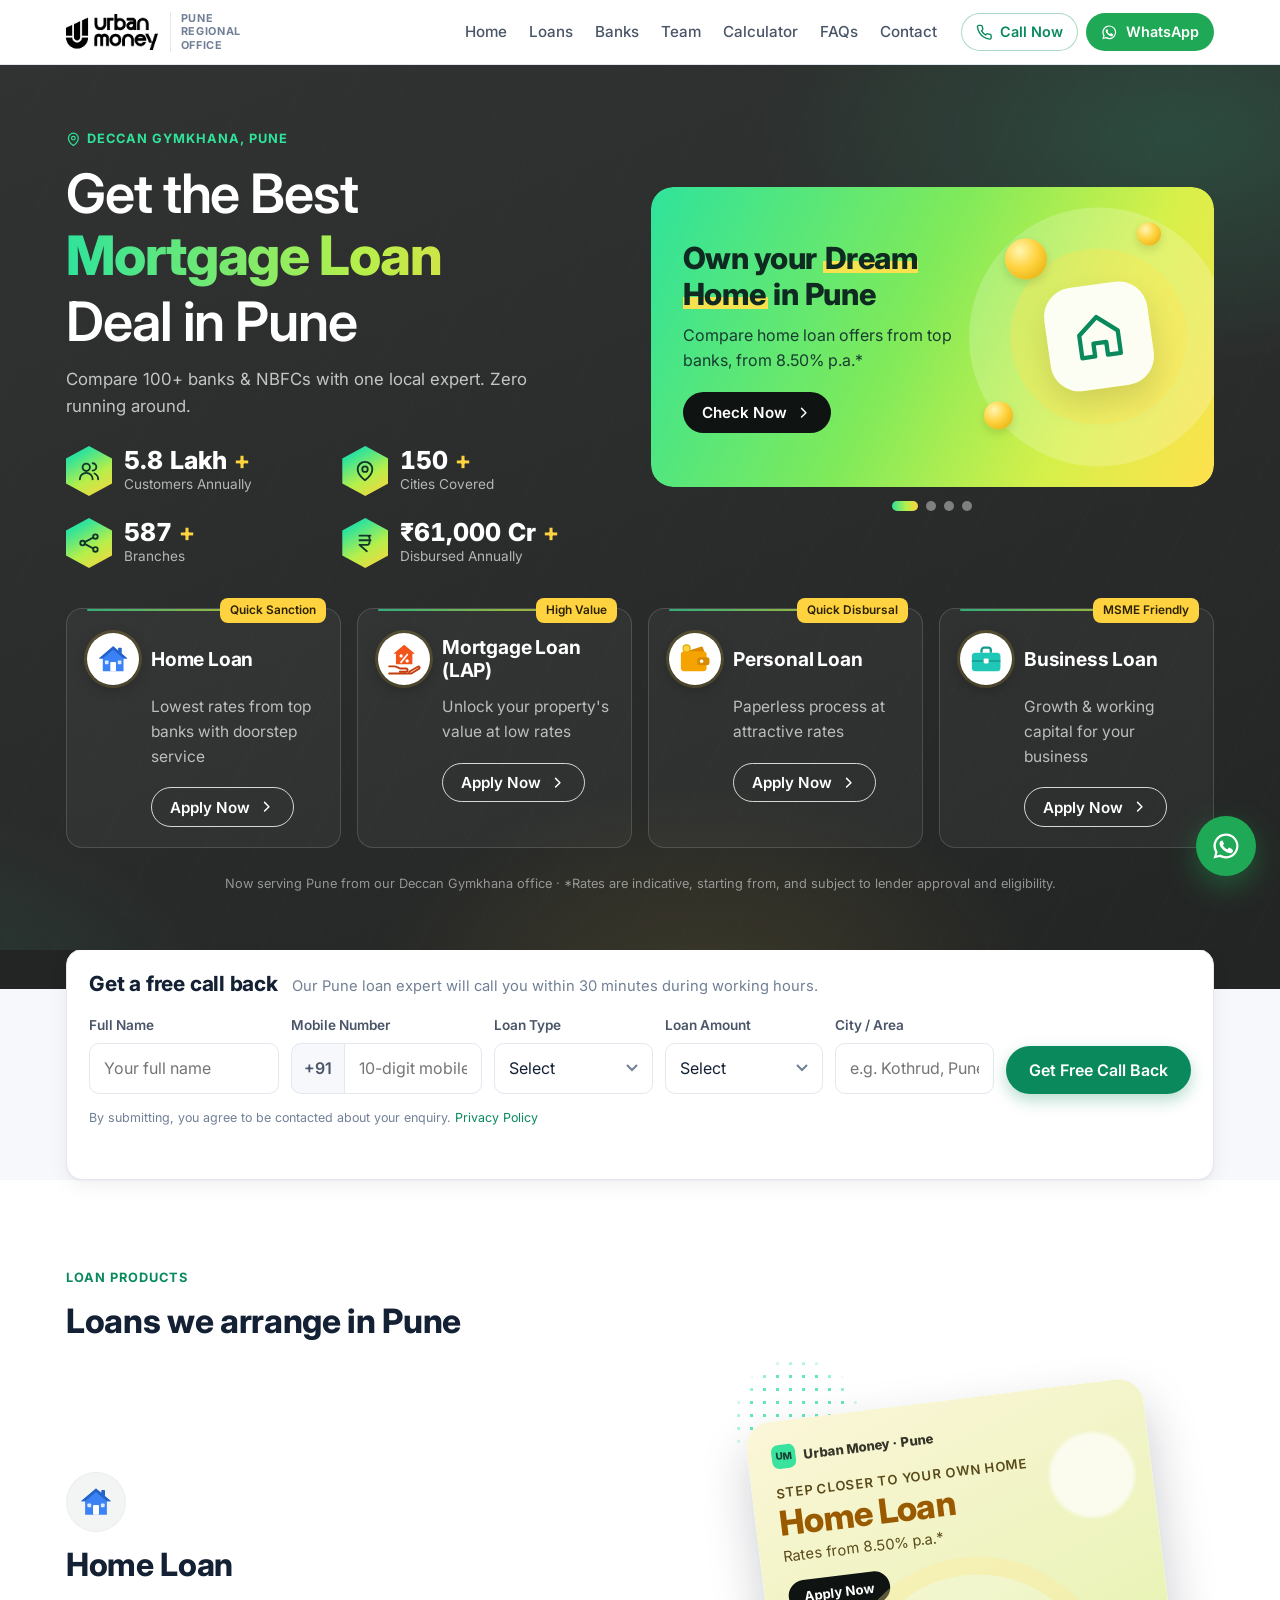
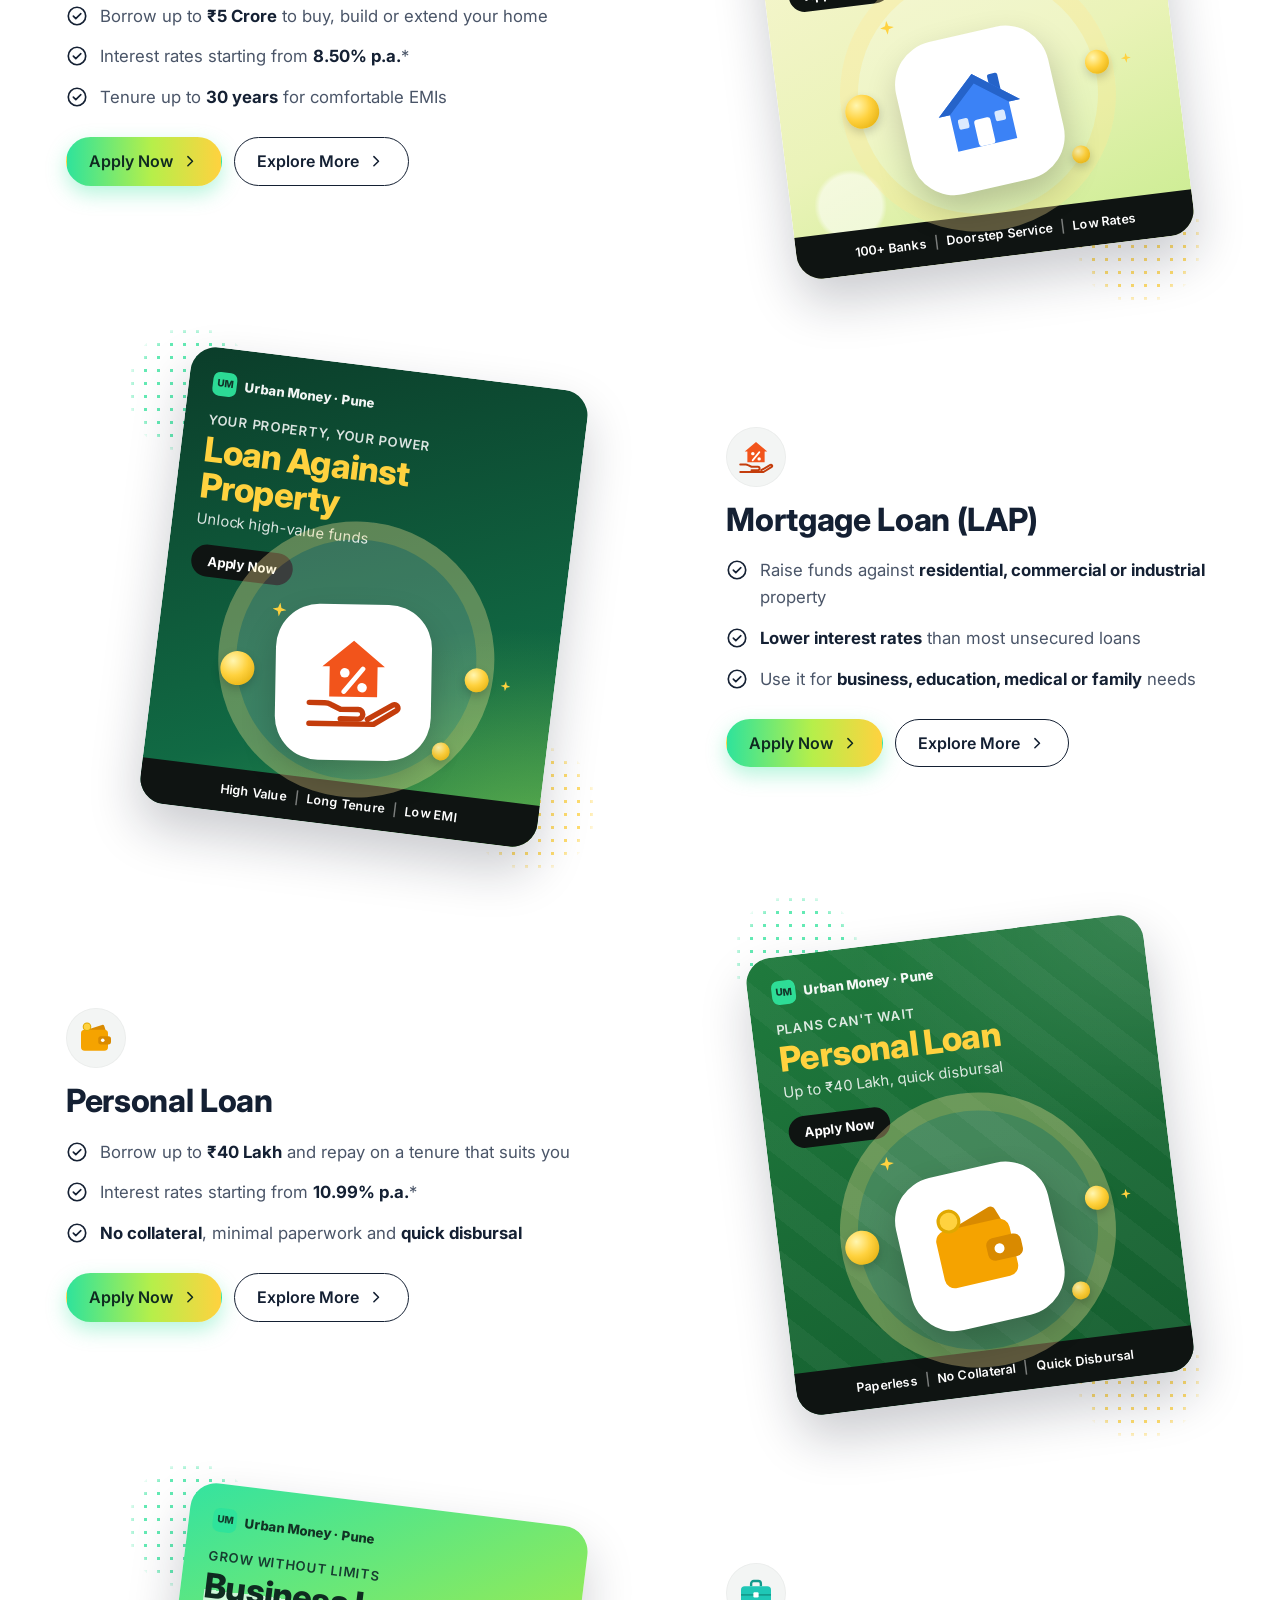
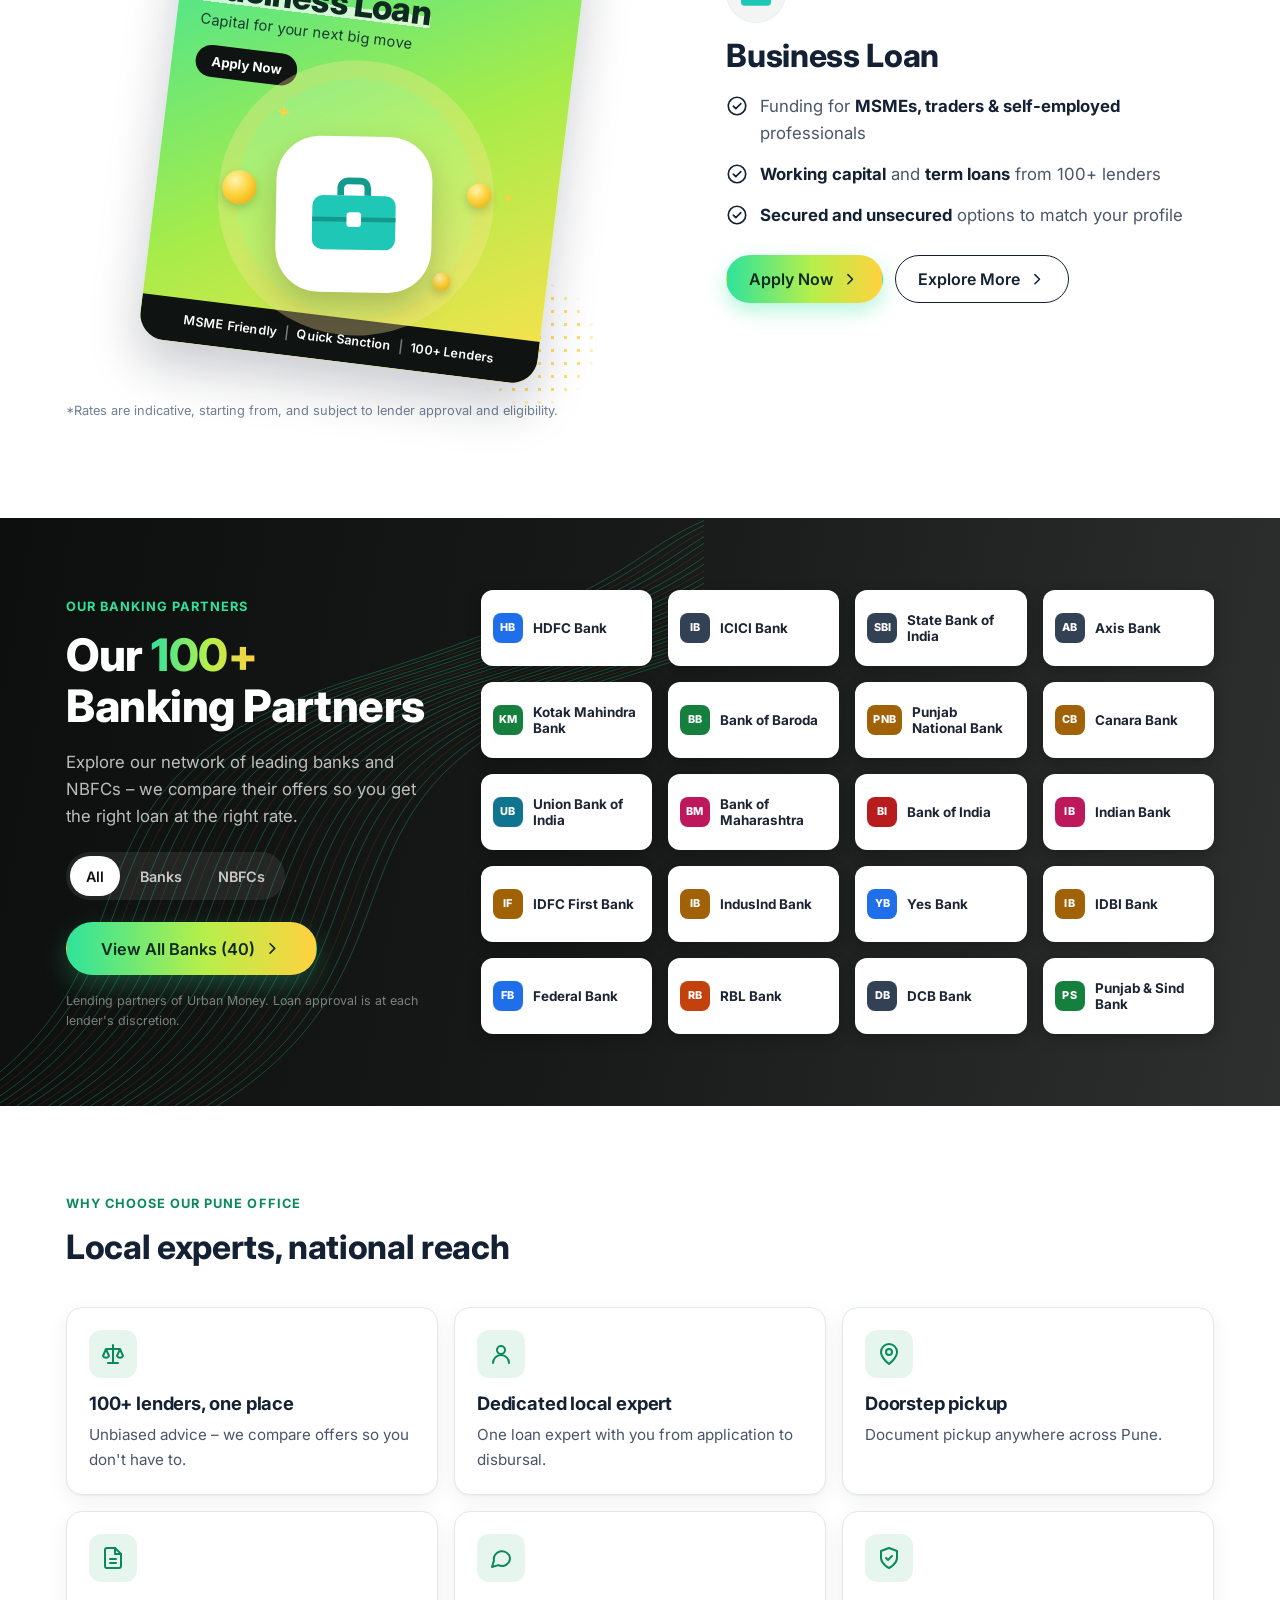
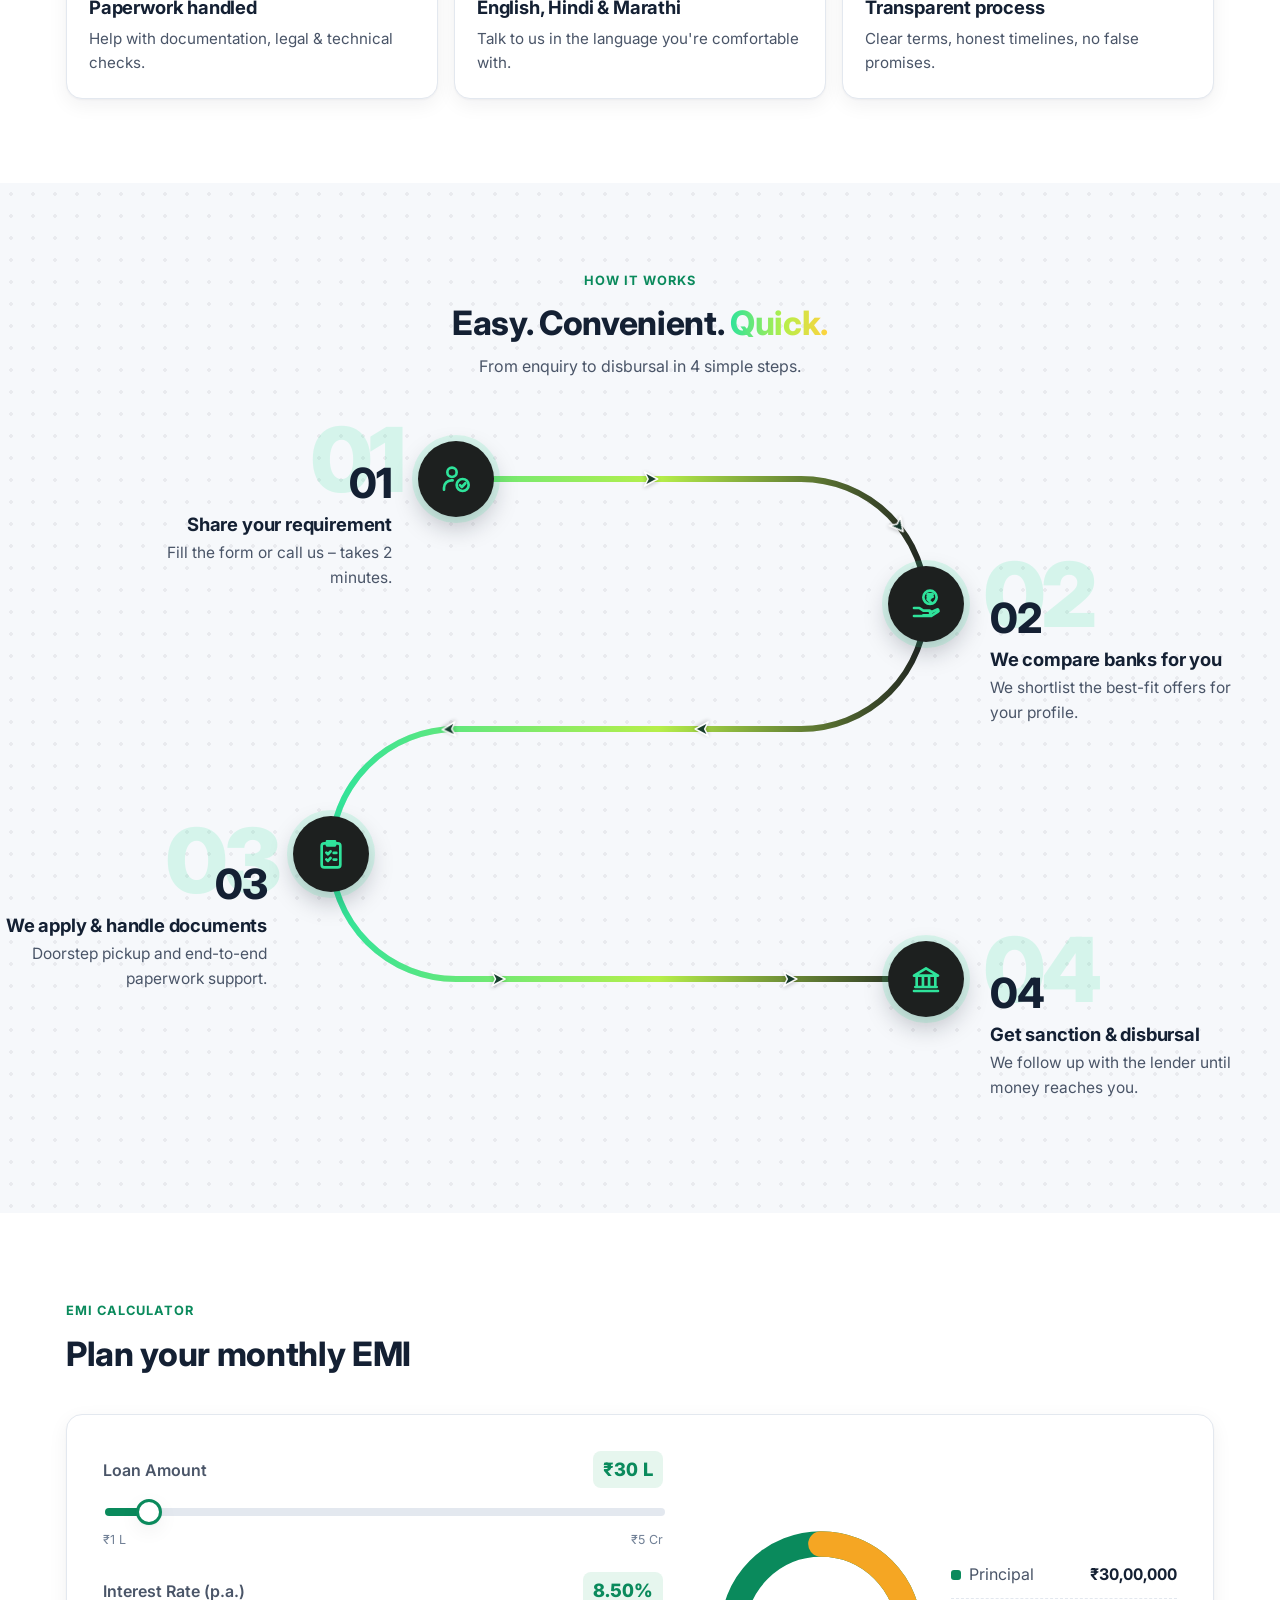
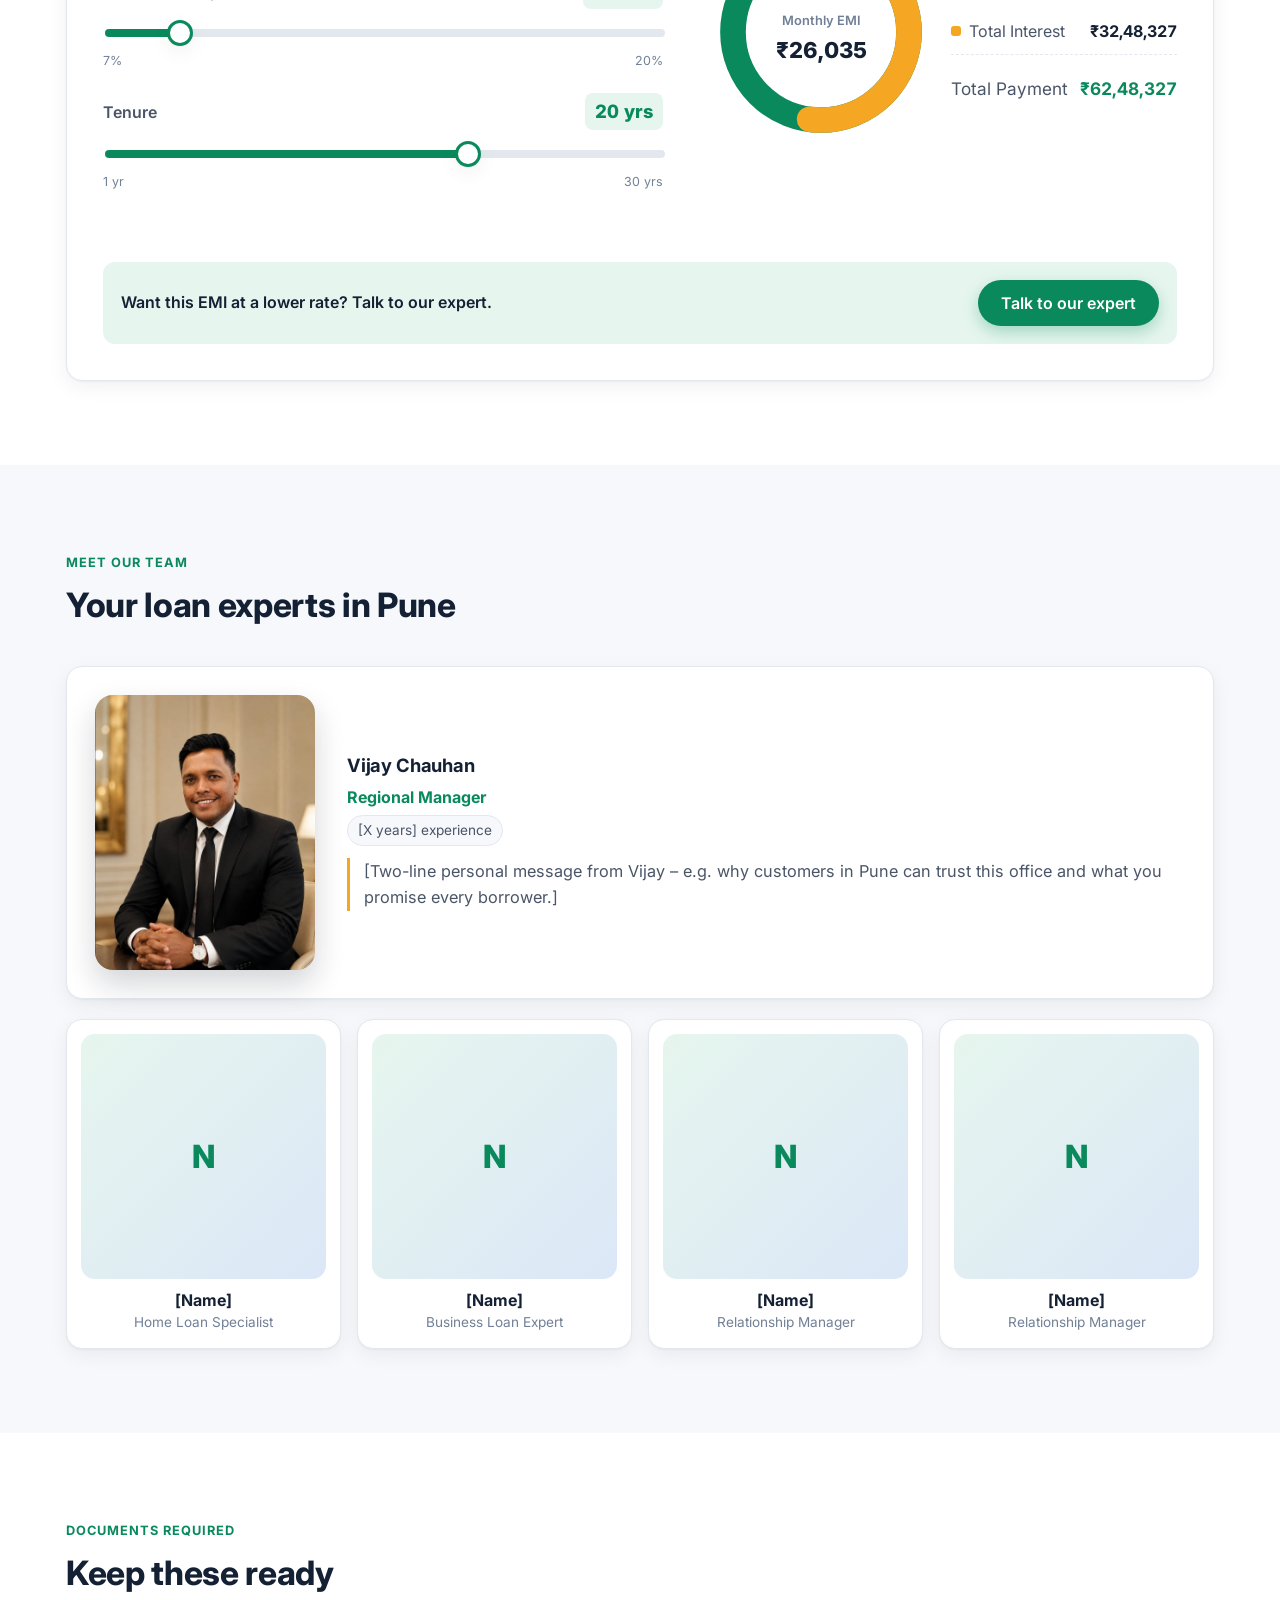
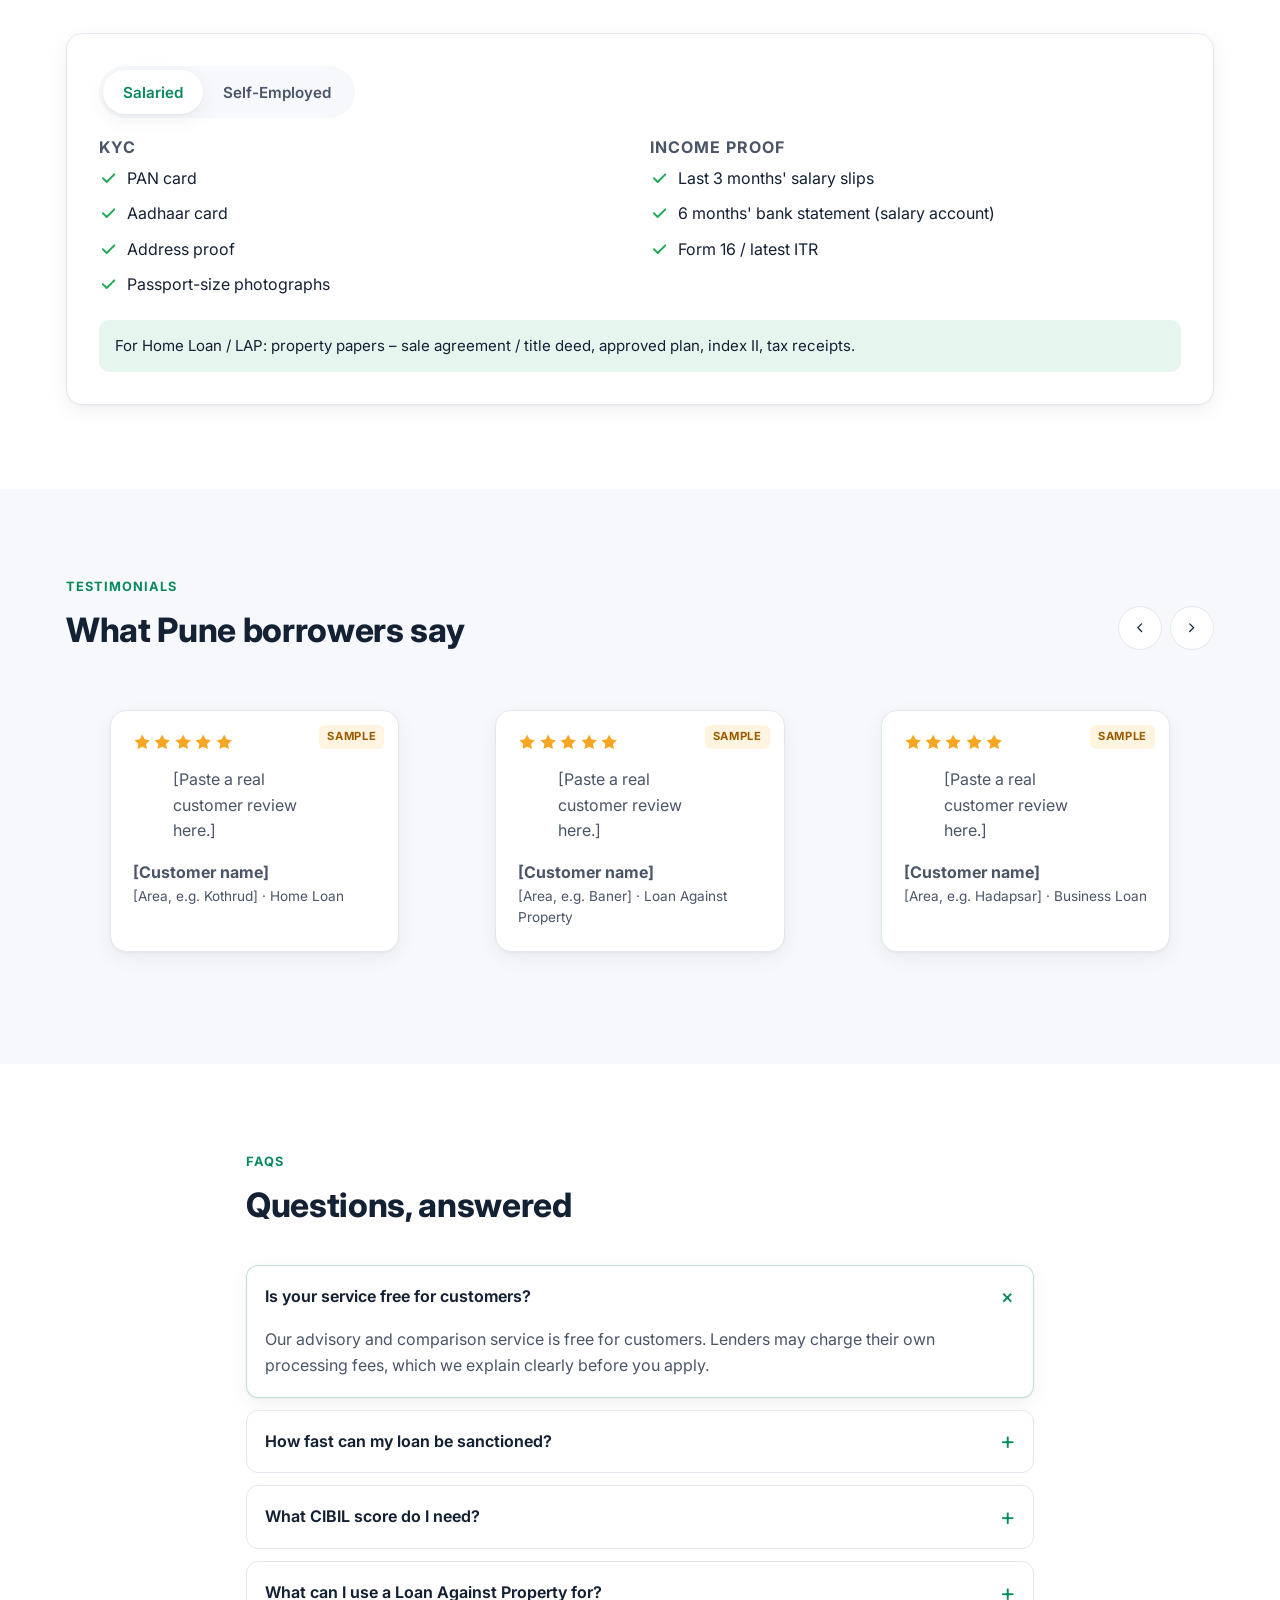
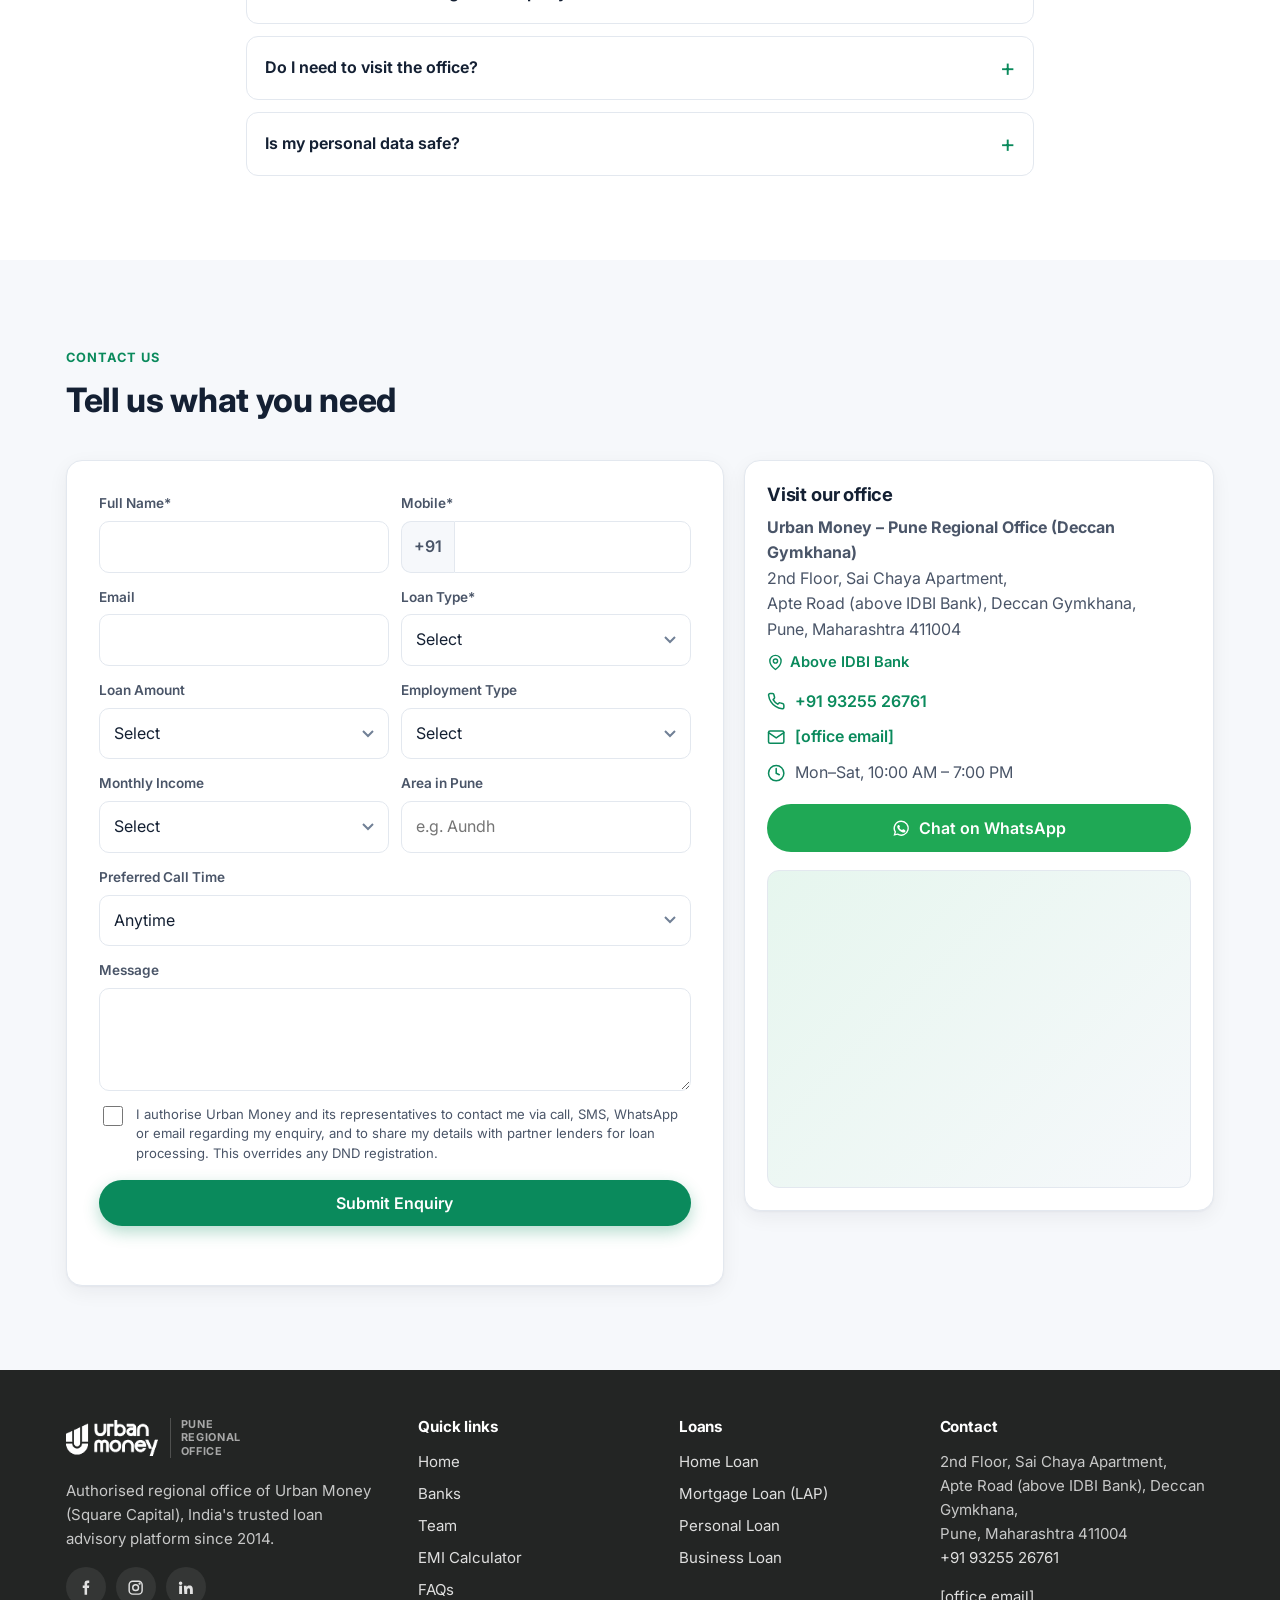
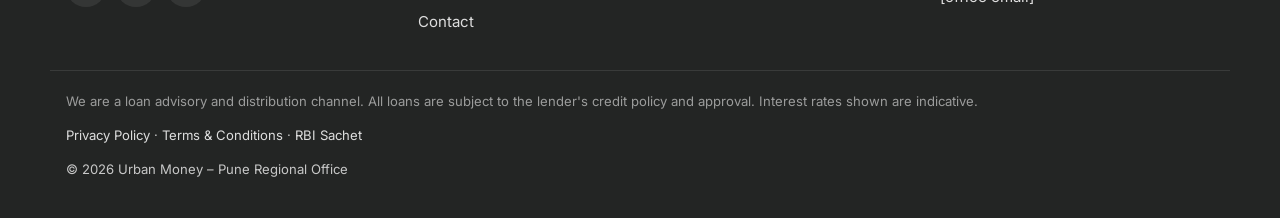
<file: index.html>
<!doctype html>
<html lang="en">
<head>
  <meta charset="utf-8">
  <meta name="viewport" content="width=device-width, initial-scale=1">
  <title>Urban Money Pune | Home Loan, LAP &amp; Business Loan Experts – Deccan Gymkhana</title>
  <meta name="description" content="Compare loans from 100+ banks with Urban Money's Pune office at Deccan Gymkhana. Home loan, loan against property, business &amp; personal loans. Call 93255 26761.">
  <meta name="keywords" content="home loan in Pune, loan against property Pune, business loan Pune, personal loan Deccan Gymkhana, loan agent near me Pune">
  <meta name="theme-color" content="#2a2c2b">
  <link rel="canonical" href="https://[your-domain]/">

  <!-- Open Graph / social sharing — replace og-image.jpg (1200x630) -->
  <meta property="og:type" content="website">
  <meta property="og:title" content="Urban Money Pune | Loan Experts at Deccan Gymkhana">
  <meta property="og:description" content="Compare home, LAP, business & personal loans from 100+ banks with expert help in Pune.">
  <meta property="og:image" content="https://[your-domain]/assets/og-image.jpg">
  <meta property="og:url" content="https://[your-domain]/">
  <meta name="twitter:card" content="summary_large_image">

  <link rel="icon" href="assets/favicon.svg" type="image/svg+xml">
  <link rel="preconnect" href="https://fonts.googleapis.com">
  <link rel="preconnect" href="https://fonts.gstatic.com" crossorigin>
  <link href="https://fonts.googleapis.com/css2?family=Inter:wght@400;500;600;700;800&display=swap" rel="stylesheet">
  <link rel="stylesheet" href="css/styles.css">

  <!-- LocalBusiness / FinancialService schema — keep in sync with js/config.js -->
  <script type="application/ld+json">
  {
    "@context": "https://schema.org",
    "@type": "FinancialService",
    "name": "Urban Money – Pune Regional Office (Deccan Gymkhana)",
    "url": "https://[your-domain]/",
    "image": "https://[your-domain]/assets/og-image.jpg",
    "telephone": "+91-93255-26761",
    "priceRange": "Free consultation",
    "address": {
      "@type": "PostalAddress",
      "streetAddress": "2nd Floor, Sai Chaya Apartment, Apte Road (above IDBI Bank), Deccan Gymkhana",
      "addressLocality": "Pune",
      "addressRegion": "Maharashtra",
      "postalCode": "411004",
      "addressCountry": "IN"
    },
    "geo": { "@type": "GeoCoordinates", "latitude": 18.5167, "longitude": 73.8414 },
    "openingHoursSpecification": [{
      "@type": "OpeningHoursSpecification",
      "dayOfWeek": ["Monday","Tuesday","Wednesday","Thursday","Friday","Saturday"],
      "opens": "10:00", "closes": "19:00"
    }],
    "areaServed": { "@type": "City", "name": "Pune" },
    "employee": { "@type": "Person", "name": "Vijay Chauhan", "jobTitle": "Regional Manager" }
  }
  </script>

  <!-- Tracking (GTM, GA4, Meta Pixel, Google Ads) is loaded by js/main.js from the IDs in js/config.js -->
</head>
<body>
  <a class="skip" href="#main">Skip to content</a>

  <!-- ================= HEADER ================= -->
  <header class="header" id="top">
    <div class="container header__inner">
      <a href="#home" class="brand" aria-label="Urban Money Pune – home" data-brand></a>
      <nav class="nav" aria-label="Main">
        <a href="#home">Home</a><a href="#loans">Loans</a><a href="#banks">Banks</a>
        <a href="#team">Team</a><a href="#calculator">Calculator</a><a href="#faqs">FAQs</a><a href="#contact">Contact</a>
      </nav>
      <div class="header__cta">
        <a class="btn btn--ghost btn--sm js-call" data-tel><svg class="i"><use href="#i-phone"/></svg><span>Call Now</span></a>
        <a class="btn btn--wa btn--sm js-wa" data-wa target="_blank" rel="noopener"><svg class="i"><use href="#i-wa"/></svg><span>WhatsApp</span></a>
      </div>
    </div>
  </header>

  <main id="main">
    <!-- ================= 1. HERO (dark) ================= -->
    <section class="hero" id="home">
      <div class="container">
        <div class="hero__grid">
          <div class="hero__copy">
            <p class="eyebrow eyebrow--light"><svg class="i"><use href="#i-pin"/></svg> Deccan Gymkhana, Pune</p>
            <h1>
              <span class="hero__line">Get the Best</span>
              <span class="rotator" id="rotator" aria-hidden="true"></span>
              <span class="hero__line">Deal in Pune</span>
              <span class="sr-only">Home Loan, Mortgage Loan, Personal Loan and Business Loan from 100+ banks</span>
            </h1>
            <p class="hero__lead">Compare 100+ banks &amp; NBFCs with one local expert. Zero running around.</p>
            <ul class="hstats" id="hero-stats" aria-label="Urban Money in numbers"></ul>
          </div>

          <div class="promo" aria-roledescription="carousel" aria-label="Offers">
            <div class="promo__track" id="promo-track"></div>
            <div class="promo__dots" id="promo-dots" role="tablist" aria-label="Choose offer"></div>
          </div>
        </div>

        <div class="pcards" id="hero-cards"></div>
        <p class="hero__note">Now serving Pune from our Deccan Gymkhana office · <span id="hero-footnote"></span></p>
      </div>
    </section>

    <!-- ================= 2. QUICK CALL-BACK BAND ================= -->
    <section class="callback" aria-labelledby="cb-title">
      <div class="container">
        <form class="card form form--band js-lead" id="quick-form" novalidate data-form-name="hero_quick">
          <div class="form--band__head">
            <h2 class="form__title" id="cb-title">Get a free call back</h2>
            <p class="form__sub">Our Pune loan expert will call you within 30 minutes during working hours.</p>
          </div>
          <div class="form--band__fields">
            <div class="field"><label for="q-name">Full Name</label>
              <input id="q-name" name="name" autocomplete="name" required placeholder="Your full name"></div>
            <div class="field"><label for="q-mobile">Mobile Number</label>
              <div class="mobile"><span>+91</span><input id="q-mobile" name="mobile" inputmode="numeric" autocomplete="tel-national" maxlength="10" required placeholder="10-digit mobile"></div></div>
            <div class="field"><label for="q-loan">Loan Type</label>
              <select id="q-loan" name="loan_type" required data-options="loans"><option value="">Select</option></select></div>
            <div class="field"><label for="q-amount">Loan Amount</label>
              <select id="q-amount" name="loan_amount" data-options="amountRanges"><option value="">Select</option></select></div>
            <div class="field"><label for="q-area">City / Area</label>
              <input id="q-area" name="area" placeholder="e.g. Kothrud, Pune"></div>
            <div class="field field--btn"><button class="btn btn--primary btn--block" type="submit">Get Free Call Back</button></div>
          </div>
          <input type="text" name="website" class="hp" tabindex="-1" autocomplete="off" aria-hidden="true">
          <p class="consent-mini">By submitting, you agree to be contacted about your enquiry. <a href="privacy.html">Privacy Policy</a></p>
          <p class="form__msg" role="alert" aria-live="polite"></p>
        </form>
      </div>
    </section>

    <!-- ================= 3. LOANS ================= -->
    <section class="section" id="loans">
      <div class="container">
        <div class="section__head">
          <p class="eyebrow">Loan products</p>
          <h2>Loans we arrange in Pune</h2>
        </div>
        <div class="showcase" id="showcase"></div>
        <p class="footnote" id="rates-footnote"></p>
      </div>
    </section>

    <!-- ================= 4. BANKS (dark) ================= -->
    <section class="banks" id="banks">
      <svg class="banks__lines" viewBox="0 0 600 800" preserveAspectRatio="none" aria-hidden="true" id="bank-lines"></svg>
      <div class="container banks__grid">
        <div class="banks__intro">
          <p class="eyebrow eyebrow--light">Our banking partners</p>
          <h2>Our <span class="grad-text">100+</span> Banking Partners</h2>
          <p id="banks-intro"></p>
          <div class="banks__filter" role="group" aria-label="Filter partners">
            <button type="button" data-bf="all" aria-pressed="true">All</button>
            <button type="button" data-bf="bank" aria-pressed="false">Banks</button>
            <button type="button" data-bf="nbfc" aria-pressed="false">NBFCs</button>
          </div>
          <button class="btn banks__all" type="button" id="banks-toggle" aria-expanded="false" aria-controls="bank-tiles"><span>View All Banks</span> <svg class="i"><use href="#i-right"/></svg></button>
          <p class="banks__note">Lending partners of Urban Money. Loan approval is at each lender's discretion.</p>
        </div>
        <ul class="banks__tiles" id="bank-tiles"></ul>
      </div>
    </section>

    <!-- ================= 5. WHY ================= -->
    <section class="section">
      <div class="container">
        <div class="section__head">
          <p class="eyebrow">Why choose our Pune office</p>
          <h2>Local experts, national reach</h2>
        </div>
        <div class="grid grid--why" id="why-grid"></div>
      </div>
    </section>

    <!-- ================= 6. HOW IT WORKS ================= -->
    <section class="section section--tint journey-sec">
      <div class="container">
        <div class="section__head section__head--center">
          <p class="eyebrow">How it works</p>
          <h2>Easy. Convenient. <span class="grad-text">Quick.</span></h2>
          <p class="section__sub">From enquiry to disbursal in 4 simple steps.</p>
        </div>
        <div class="journey" id="journey">
          <svg class="journey__svg" id="journey-svg" aria-hidden="true"></svg>
          <ol class="journey__steps" id="steps"></ol>
        </div>
      </div>
    </section>

    <!-- ================= 7. EMI CALCULATOR ================= -->
    <section class="section" id="calculator">
      <div class="container">
        <div class="section__head">
          <p class="eyebrow">EMI calculator</p>
          <h2>Plan your monthly EMI</h2>
        </div>
        <div class="card emi">
          <div class="emi__inputs">
            <div class="range">
              <div class="range__top"><label for="emi-amt">Loan Amount</label><output id="emi-amt-out"></output></div>
              <input type="range" id="emi-amt" min="100000" max="50000000" step="50000" value="3000000">
              <div class="range__ends"><span>₹1 L</span><span>₹5 Cr</span></div>
            </div>
            <div class="range">
              <div class="range__top"><label for="emi-rate">Interest Rate (p.a.)</label><output id="emi-rate-out"></output></div>
              <input type="range" id="emi-rate" min="7" max="20" step="0.05" value="8.5">
              <div class="range__ends"><span>7%</span><span>20%</span></div>
            </div>
            <div class="range">
              <div class="range__top"><label for="emi-ten">Tenure</label><output id="emi-ten-out"></output></div>
              <input type="range" id="emi-ten" min="1" max="30" step="1" value="20">
              <div class="range__ends"><span>1 yr</span><span>30 yrs</span></div>
            </div>
          </div>
          <div class="emi__result">
            <svg class="donut" viewBox="0 0 120 120" role="img" aria-label="Principal vs interest">
              <circle cx="60" cy="60" r="48" class="donut__principal"/>
              <circle cx="60" cy="60" r="48" class="donut__interest" id="donut-int"/>
              <text x="60" y="56" text-anchor="middle" class="donut__label">Monthly EMI</text>
              <text x="60" y="74" text-anchor="middle" class="donut__value" id="emi-donut-val"></text>
            </svg>
            <dl class="emi__figures">
              <div><dt><i class="dot dot--p"></i>Principal</dt><dd id="emi-principal"></dd></div>
              <div><dt><i class="dot dot--i"></i>Total Interest</dt><dd id="emi-interest"></dd></div>
              <div class="emi__total"><dt>Total Payment</dt><dd id="emi-total"></dd></div>
            </dl>
          </div>
          <div class="emi__cta">
            <p>Want this EMI at a lower rate? Talk to our expert.</p>
            <a href="#quick-form" class="btn btn--primary js-scroll-form">Talk to our expert</a>
          </div>
        </div>
      </div>
    </section>

    <!-- ================= 8. TEAM ================= -->
    <section class="section section--tint" id="team">
      <div class="container">
        <div class="section__head">
          <p class="eyebrow">Meet our team</p>
          <h2>Your loan experts in Pune</h2>
        </div>
        <div id="team-featured"></div>
        <div class="grid grid--team" id="team-grid"></div>
      </div>
    </section>

    <!-- ================= 9. DOCUMENTS ================= -->
    <section class="section">
      <div class="container">
        <div class="section__head">
          <p class="eyebrow">Documents required</p>
          <h2>Keep these ready</h2>
        </div>
        <div class="card docs">
          <div class="tabs" role="tablist">
            <button role="tab" aria-selected="true" aria-controls="doc-salaried" id="tab-salaried">Salaried</button>
            <button role="tab" aria-selected="false" aria-controls="doc-self" id="tab-self" tabindex="-1">Self-Employed</button>
          </div>
          <div class="docs__panel" role="tabpanel" id="doc-salaried" aria-labelledby="tab-salaried"></div>
          <div class="docs__panel" role="tabpanel" id="doc-self" aria-labelledby="tab-self" hidden></div>
          <p class="docs__property" id="doc-property"></p>
        </div>
      </div>
    </section>

    <!-- ================= 10. TESTIMONIALS ================= -->
    <section class="section section--tint">
      <div class="container">
        <div class="section__head section__head--row">
          <div><p class="eyebrow">Testimonials</p><h2>What Pune borrowers say</h2></div>
          <div class="slider__nav">
            <button class="icon-btn" id="t-prev" aria-label="Previous review"><svg class="i"><use href="#i-left"/></svg></button>
            <button class="icon-btn" id="t-next" aria-label="Next review"><svg class="i"><use href="#i-right"/></svg></button>
          </div>
        </div>
        <div class="slider" id="t-slider" tabindex="0" aria-label="Customer reviews"></div>
        <div class="center"><a class="btn btn--ghost" id="g-reviews" target="_blank" rel="noopener">See our Google Reviews</a></div>
      </div>
    </section>

    <!-- ================= 11. FAQ ================= -->
    <section class="section" id="faqs">
      <div class="container container--narrow">
        <div class="section__head">
          <p class="eyebrow">FAQs</p>
          <h2>Questions, answered</h2>
        </div>
        <div class="faq" id="faq-list"></div>
      </div>
    </section>

    <!-- ================= 12. CONTACT ================= -->
    <section class="section section--tint" id="contact">
      <div class="container">
        <div class="section__head">
          <p class="eyebrow">Contact us</p>
          <h2>Tell us what you need</h2>
        </div>
        <div class="contact">
          <form class="card form js-lead" id="full-form" novalidate data-form-name="full_enquiry">
            <div class="field-row">
              <div class="field"><label for="f-name">Full Name*</label><input id="f-name" name="name" autocomplete="name" required></div>
              <div class="field"><label for="f-mobile">Mobile*</label>
                <div class="mobile"><span>+91</span><input id="f-mobile" name="mobile" inputmode="numeric" autocomplete="tel-national" maxlength="10" required></div></div>
            </div>
            <div class="field-row">
              <div class="field"><label for="f-email">Email</label><input id="f-email" name="email" type="email" autocomplete="email"></div>
              <div class="field"><label for="f-loan">Loan Type*</label>
                <select id="f-loan" name="loan_type" required data-options="loans"><option value="">Select</option></select></div>
            </div>
            <div class="field-row">
              <div class="field"><label for="f-amount">Loan Amount</label>
                <select id="f-amount" name="loan_amount" data-options="amountRanges"><option value="">Select</option></select></div>
              <div class="field"><label for="f-emp">Employment Type</label>
                <select id="f-emp" name="employment_type">
                  <option value="">Select</option><option>Salaried</option><option>Self-Employed</option><option>Business Owner</option>
                </select></div>
            </div>
            <div class="field-row">
              <div class="field"><label for="f-income">Monthly Income</label>
                <select id="f-income" name="monthly_income" data-options="incomeRanges"><option value="">Select</option></select></div>
              <div class="field"><label for="f-area">Area in Pune</label><input id="f-area" name="area" placeholder="e.g. Aundh"></div>
            </div>
            <div class="field"><label for="f-time">Preferred Call Time</label>
              <select id="f-time" name="call_time" data-options="callTimes"></select></div>
            <div class="field"><label for="f-msg">Message</label><textarea id="f-msg" name="message" rows="3"></textarea></div>
            <input type="text" name="website" class="hp" tabindex="-1" autocomplete="off" aria-hidden="true">
            <label class="consent"><input type="checkbox" name="consent" value="yes" required>
              <span>I authorise Urban Money and its representatives to contact me via call, SMS, WhatsApp or email regarding my enquiry, and to share my details with partner lenders for loan processing. This overrides any DND registration.</span></label>
            <button class="btn btn--primary btn--block" type="submit">Submit Enquiry</button>
            <p class="form__msg" role="alert" aria-live="polite"></p>
          </form>

          <aside class="card office">
            <h3>Visit our office</h3>
            <address id="office-address"></address>
            <p class="office__landmark"><svg class="i"><use href="#i-pin"/></svg><span id="office-landmark"></span></p>
            <ul class="office__list">
              <li><svg class="i"><use href="#i-phone"/></svg><a class="js-call" data-tel data-tel-text></a></li>
              <li><svg class="i"><use href="#i-mail"/></svg><a id="office-email"></a></li>
              <li><svg class="i"><use href="#i-clock"/></svg><span id="office-hours"></span></li>
            </ul>
            <a class="btn btn--wa btn--block js-wa" data-wa target="_blank" rel="noopener"><svg class="i"><use href="#i-wa"/></svg>Chat on WhatsApp</a>
            <div class="map" id="map" data-src=""><button class="map__load" type="button">Load map</button></div>
          </aside>
        </div>
      </div>
    </section>
  </main>

  <!-- ================= 13. FOOTER ================= -->
  <footer class="footer">
    <div class="container footer__grid">
      <div>
        <div class="brand brand--light" data-brand></div>
        <p class="footer__about">Authorised regional office of Urban Money (Square Capital), India's trusted loan advisory platform since 2014.</p>
        <div class="social">
          <a id="s-fb" aria-label="Facebook" target="_blank" rel="noopener"><svg class="i"><use href="#i-fb"/></svg></a>
          <a id="s-ig" aria-label="Instagram" target="_blank" rel="noopener"><svg class="i"><use href="#i-ig"/></svg></a>
          <a id="s-li" aria-label="LinkedIn" target="_blank" rel="noopener"><svg class="i"><use href="#i-li"/></svg></a>
        </div>
      </div>
      <div><h4>Quick links</h4>
        <ul><li><a href="#home">Home</a></li><li><a href="#banks">Banks</a></li><li><a href="#team">Team</a></li>
          <li><a href="#calculator">EMI Calculator</a></li><li><a href="#faqs">FAQs</a></li><li><a href="#contact">Contact</a></li></ul></div>
      <div><h4>Loans</h4><ul id="footer-loans"></ul></div>
      <div><h4>Contact</h4>
        <address id="footer-address"></address>
        <p><a class="js-call" data-tel data-tel-text></a></p>
        <p><a id="footer-email"></a></p>
      </div>
    </div>
    <div class="container footer__bottom">
      <p class="disclaimer">We are a loan advisory and distribution channel. All loans are subject to the lender's credit policy and approval. Interest rates shown are indicative.</p>
      <p class="legal-links"><a href="privacy.html">Privacy Policy</a> · <a href="terms.html">Terms &amp; Conditions</a> · <a href="https://sachet.rbi.org.in/" target="_blank" rel="noopener">RBI Sachet</a></p>
      <p>© 2026 Urban Money – Pune Regional Office</p>
    </div>
  </footer>

  <!-- Mobile sticky bar -->
  <div class="mbar" role="navigation" aria-label="Quick actions">
    <a class="js-call" data-tel><svg class="i"><use href="#i-phone"/></svg>Call</a>
    <a class="js-wa" data-wa target="_blank" rel="noopener"><svg class="i"><use href="#i-wa"/></svg>WhatsApp</a>
    <a href="#quick-form" class="mbar__apply js-scroll-form">Apply Now</a>
  </div>
  <!-- Desktop floating WhatsApp -->
  <a class="fab js-wa" data-wa target="_blank" rel="noopener" aria-label="Chat on WhatsApp"><svg class="i"><use href="#i-wa"/></svg></a>

  <!-- Thank-you dialog -->
  <dialog class="thanks" id="thanks">
    <div class="thanks__icon"><svg class="i"><use href="#i-check"/></svg></div>
    <h2>Enquiry received</h2>
    <p id="thanks-text"></p>
    <a class="btn btn--wa btn--block js-wa" data-wa target="_blank" rel="noopener"><svg class="i"><use href="#i-wa"/></svg>Chat on WhatsApp now</a>
    <button class="btn btn--ghost btn--block" id="thanks-close" type="button">Close</button>
  </dialog>

  <!-- ================= ICON SPRITE ================= -->
  <svg width="0" height="0" style="position:absolute" aria-hidden="true">
    <defs>
      <symbol id="i-phone" viewBox="0 0 24 24"><path fill="none" stroke="currentColor" stroke-width="2" stroke-linecap="round" stroke-linejoin="round" d="M22 16.9v3a2 2 0 0 1-2.2 2 19.8 19.8 0 0 1-8.6-3.1 19.5 19.5 0 0 1-6-6A19.8 19.8 0 0 1 2.1 4.2 2 2 0 0 1 4.1 2h3a2 2 0 0 1 2 1.7c.1 1 .4 1.9.7 2.8a2 2 0 0 1-.5 2.1L8 9.9a16 16 0 0 0 6 6l1.3-1.3a2 2 0 0 1 2.1-.4c.9.3 1.8.6 2.8.7a2 2 0 0 1 1.7 2z"/></symbol>
      <symbol id="i-wa" viewBox="0 0 24 24"><path fill="currentColor" d="M12 2a10 10 0 0 0-8.6 15.1L2 22l5-1.3A10 10 0 1 0 12 2zm0 18.2a8.2 8.2 0 0 1-4.2-1.2l-.3-.2-3 .8.8-2.9-.2-.3A8.2 8.2 0 1 1 12 20.2zm4.5-6.1c-.2-.1-1.5-.7-1.7-.8-.2-.1-.4-.1-.6.1l-.8 1c-.1.2-.3.2-.5.1a6.7 6.7 0 0 1-3.3-2.9c-.3-.4.3-.4.7-1.3.1-.2 0-.3 0-.4l-.8-1.8c-.2-.5-.4-.4-.6-.4h-.5a1 1 0 0 0-.7.3 3 3 0 0 0-.9 2.2 5.2 5.2 0 0 0 1.1 2.8 11.9 11.9 0 0 0 4.6 4c1.7.7 2.3.8 3.2.7.5-.1 1.5-.6 1.7-1.2.2-.6.2-1.1.2-1.2-.1-.1-.3-.2-.5-.3z"/></symbol>
      <symbol id="i-pin" viewBox="0 0 24 24"><g fill="none" stroke="currentColor" stroke-width="2" stroke-linecap="round" stroke-linejoin="round"><path d="M20 10c0 6-8 12-8 12S4 16 4 10a8 8 0 0 1 16 0z"/><circle cx="12" cy="10" r="3"/></g></symbol>
      <symbol id="i-bank" viewBox="0 0 24 24"><path fill="none" stroke="currentColor" stroke-width="2" stroke-linecap="round" stroke-linejoin="round" d="M3 21h18M5 21V10m4 11V10m6 11V10m4 11V10M2 10l10-6 10 6z"/></symbol>
      <symbol id="i-bolt" viewBox="0 0 24 24"><path fill="none" stroke="currentColor" stroke-width="2" stroke-linejoin="round" d="M13 2 3 14h9l-1 8 10-12h-9z"/></symbol>
      <symbol id="i-check" viewBox="0 0 24 24"><path fill="none" stroke="currentColor" stroke-width="2.5" stroke-linecap="round" stroke-linejoin="round" d="m5 12 5 5L20 7"/></symbol>
      <symbol id="i-mail" viewBox="0 0 24 24"><g fill="none" stroke="currentColor" stroke-width="2" stroke-linecap="round" stroke-linejoin="round"><rect x="2" y="4" width="20" height="16" rx="2"/><path d="m22 6-10 7L2 6"/></g></symbol>
      <symbol id="i-clock" viewBox="0 0 24 24"><g fill="none" stroke="currentColor" stroke-width="2" stroke-linecap="round"><circle cx="12" cy="12" r="10"/><path d="M12 6v6l4 2"/></g></symbol>
      <symbol id="i-left" viewBox="0 0 24 24"><path fill="none" stroke="currentColor" stroke-width="2" stroke-linecap="round" stroke-linejoin="round" d="m15 18-6-6 6-6"/></symbol>
      <symbol id="i-right" viewBox="0 0 24 24"><path fill="none" stroke="currentColor" stroke-width="2" stroke-linecap="round" stroke-linejoin="round" d="m9 18 6-6-6-6"/></symbol>
      <symbol id="i-home" viewBox="0 0 24 24"><path fill="none" stroke="currentColor" stroke-width="2" stroke-linecap="round" stroke-linejoin="round" d="M3 10.5 12 3l9 7.5V21h-6v-6H9v6H3z"/></symbol>
      <symbol id="i-building" viewBox="0 0 24 24"><g fill="none" stroke="currentColor" stroke-width="2" stroke-linecap="round" stroke-linejoin="round"><rect x="4" y="2" width="16" height="20" rx="1"/><path d="M9 22v-4h6v4M8 6h.01M12 6h.01M16 6h.01M8 10h.01M12 10h.01M16 10h.01M8 14h.01M12 14h.01M16 14h.01"/></g></symbol>
      <symbol id="i-briefcase" viewBox="0 0 24 24"><g fill="none" stroke="currentColor" stroke-width="2" stroke-linecap="round" stroke-linejoin="round"><rect x="2" y="7" width="20" height="14" rx="2"/><path d="M16 7V5a2 2 0 0 0-2-2h-4a2 2 0 0 0-2 2v2M2 13h20"/></g></symbol>
      <symbol id="i-user" viewBox="0 0 24 24"><g fill="none" stroke="currentColor" stroke-width="2" stroke-linecap="round"><circle cx="12" cy="8" r="4"/><path d="M4 21a8 8 0 0 1 16 0"/></g></symbol>
      <symbol id="i-swap" viewBox="0 0 24 24"><path fill="none" stroke="currentColor" stroke-width="2" stroke-linecap="round" stroke-linejoin="round" d="M7 4 3 8l4 4M3 8h14M17 20l4-4-4-4M21 16H7"/></symbol>
      <symbol id="i-car" viewBox="0 0 24 24"><g fill="none" stroke="currentColor" stroke-width="2" stroke-linecap="round" stroke-linejoin="round"><path d="M5 17H3v-5l2-5h14l2 5v5h-2M5 12h14"/><circle cx="7.5" cy="17" r="2"/><circle cx="16.5" cy="17" r="2"/></g></symbol>
      <symbol id="i-cap" viewBox="0 0 24 24"><path fill="none" stroke="currentColor" stroke-width="2" stroke-linecap="round" stroke-linejoin="round" d="M22 10 12 5 2 10l10 5zM6 12v5c3 2 9 2 12 0v-5"/></symbol>
      <symbol id="i-card" viewBox="0 0 24 24"><g fill="none" stroke="currentColor" stroke-width="2" stroke-linecap="round"><rect x="2" y="5" width="20" height="14" rx="2"/><path d="M2 10h20M6 15h4"/></g></symbol>
      <symbol id="i-scale" viewBox="0 0 24 24"><path fill="none" stroke="currentColor" stroke-width="2" stroke-linecap="round" stroke-linejoin="round" d="M12 3v18M7 21h10M5 7h14M5 7l-3 7a3.5 3.5 0 0 0 6 0zM19 7l-3 7a3.5 3.5 0 0 0 6 0z"/></symbol>
      <symbol id="i-file" viewBox="0 0 24 24"><g fill="none" stroke="currentColor" stroke-width="2" stroke-linecap="round" stroke-linejoin="round"><path d="M14 2H6a2 2 0 0 0-2 2v16a2 2 0 0 0 2 2h12a2 2 0 0 0 2-2V8z"/><path d="M14 2v6h6M9 13h6M9 17h6"/></g></symbol>
      <symbol id="i-chat" viewBox="0 0 24 24"><path fill="none" stroke="currentColor" stroke-width="2" stroke-linecap="round" stroke-linejoin="round" d="M21 12a8 8 0 0 1-11.6 7.1L3 21l1.9-6.4A8 8 0 1 1 21 12z"/></symbol>
      <symbol id="i-shield" viewBox="0 0 24 24"><path fill="none" stroke="currentColor" stroke-width="2" stroke-linecap="round" stroke-linejoin="round" d="M12 22s8-4 8-10V5l-8-3-8 3v7c0 6 8 10 8 10zM9 12l2 2 4-4"/></symbol>
      <symbol id="i-star" viewBox="0 0 24 24"><path fill="currentColor" d="m12 2 3.1 6.3 6.9 1-5 4.9 1.2 6.8L12 17.8 5.8 21l1.2-6.8-5-4.9 6.9-1z"/></symbol>
      <symbol id="i-fb" viewBox="0 0 24 24"><path fill="currentColor" d="M14 9V7c0-1 .5-1.5 1.5-1.5H17V2h-2.6C11.6 2 10.5 3.7 10.5 6.3V9H8v3.5h2.5V22H14v-9.5h2.6L17 9z"/></symbol>
      <symbol id="i-ig" viewBox="0 0 24 24"><g fill="none" stroke="currentColor" stroke-width="2"><rect x="3" y="3" width="18" height="18" rx="5"/><circle cx="12" cy="12" r="4"/><circle cx="17.5" cy="6.5" r=".6" fill="currentColor"/></g></symbol>
      <symbol id="i-li" viewBox="0 0 24 24"><path fill="currentColor" d="M4.98 3.5a2.5 2.5 0 1 1 0 5 2.5 2.5 0 0 1 0-5zM3 9.5h4V21H3zM9.5 9.5h3.8v1.6h.1c.5-1 1.8-2 3.8-2 4 0 4.8 2.6 4.8 6V21h-4v-5.2c0-1.3 0-2.9-1.8-2.9s-2 1.4-2 2.8V21h-4z"/></symbol>
      <symbol id="i-wallet" viewBox="0 0 24 24"><g fill="none" stroke="currentColor" stroke-width="2" stroke-linecap="round" stroke-linejoin="round"><path d="M19 7V5a2 2 0 0 0-2-2H5a2 2 0 0 0-2 2v14a2 2 0 0 0 2 2h14a2 2 0 0 0 2-2v-3"/><path d="M21 11h-5a2 2 0 0 0 0 4h5z"/></g></symbol>
      <symbol id="i-users" viewBox="0 0 24 24"><g fill="none" stroke="currentColor" stroke-width="2" stroke-linecap="round"><circle cx="9" cy="8" r="4"/><path d="M2 21a7 7 0 0 1 14 0M16 3.5a4 4 0 0 1 0 8M22 21a7 7 0 0 0-4-6.3"/></g></symbol>
      <symbol id="i-branch" viewBox="0 0 24 24"><g fill="none" stroke="currentColor" stroke-width="2" stroke-linecap="round"><circle cx="5" cy="12" r="2.5"/><circle cx="19" cy="5" r="2.5"/><circle cx="19" cy="19" r="2.5"/><path d="M7.3 11 16.7 6M7.3 13l9.4 5"/></g></symbol>
      <symbol id="i-rupee" viewBox="0 0 24 24"><path fill="none" stroke="currentColor" stroke-width="2" stroke-linecap="round" stroke-linejoin="round" d="M6 4h12M6 9h12M14.5 4c3.5 0 3.5 10 0 10H6l8 7"/></symbol>
      <symbol id="i-chart" viewBox="0 0 24 24"><path fill="none" stroke="currentColor" stroke-width="2" stroke-linecap="round" stroke-linejoin="round" d="M3 3v18h18M7 15l4-4 3 3 6-7M16 7h4v4"/></symbol>
      <!-- Colour product illustrations -->
      <symbol id="ic-home-loan" viewBox="0 0 48 48"><rect x="31" y="8" width="5" height="10" rx="1" fill="#2563c9"/><path d="M24 6 4 23h5.5v18h29V23H44z" fill="#3b82f6"/><path d="M24 6 4 23h5.5L24 10.8 38.5 23H44z" fill="#2563c9"/><rect x="20" y="28" width="8" height="13" rx="1.5" fill="#fff"/><rect x="12.5" y="26" width="5" height="5" rx="1" fill="#dbeafe"/><rect x="30.5" y="26" width="5" height="5" rx="1" fill="#dbeafe"/></symbol>
      <symbol id="ic-loan-against-property" viewBox="0 0 48 48"><path d="M24 4 9 16.5h3.5V31h23V16.5H39z" fill="#f2541b"/><circle cx="19.8" cy="19.5" r="2.3" fill="#fff"/><circle cx="28.2" cy="26.5" r="2.3" fill="#fff"/><path d="m28.5 17.5-9 11" stroke="#fff" stroke-width="2.3" stroke-linecap="round"/><path d="M3 34h7.5c1 0 2 .3 2.9.8L18 37h8.5a2.3 2.3 0 0 1 0 4.6H18" fill="none" stroke="#c43d0c" stroke-width="2.6" stroke-linecap="round" stroke-linejoin="round"/><path d="M3 44h31l11-6.8c1.6-1-.1-3.6-1.9-2.6L31 41.6" fill="none" stroke="#c43d0c" stroke-width="2.6" stroke-linecap="round" stroke-linejoin="round"/></symbol>
      <symbol id="ic-personal-loan" viewBox="0 0 48 48"><path d="M9 14 32 6.5a2.4 2.4 0 0 1 3 1.6L37 14z" fill="#d98a00"/><rect x="4" y="13" width="36" height="28" rx="5" fill="#f5a300"/><rect x="27" y="21.5" width="17" height="11" rx="3.5" fill="#d98a00"/><circle cx="33" cy="27" r="2.4" fill="#fff"/><circle cx="12" cy="9" r="5" fill="#ffd23f" stroke="#e0a800" stroke-width="1.5"/></symbol>
      <symbol id="ic-business-loan" viewBox="0 0 48 48"><path d="M17.5 15v-3.5A3.5 3.5 0 0 1 21 8h6a3.5 3.5 0 0 1 3.5 3.5V15" fill="none" stroke="#139a8c" stroke-width="3.2"/><rect x="4" y="15" width="40" height="26" rx="5" fill="#1fc7b6"/><path d="M4 26.5h40" stroke="#139a8c" stroke-width="2.2"/><rect x="20.5" y="23" width="7" height="7" rx="1.6" fill="#fff"/></symbol>
      <!-- How-it-works step icons -->
      <symbol id="i-step-share" viewBox="0 0 24 24"><g fill="none" stroke="currentColor" stroke-width="2" stroke-linecap="round" stroke-linejoin="round"><circle cx="9" cy="7" r="3.5"/><path d="M3 20v-1.5A5.5 5.5 0 0 1 8.5 13h1"/><circle cx="17" cy="16.5" r="4.5"/><path d="m15 16.6 1.4 1.4 2.6-2.8"/></g></symbol>
      <symbol id="i-step-compare" viewBox="0 0 24 24"><g fill="none" stroke="currentColor" stroke-width="2" stroke-linecap="round" stroke-linejoin="round"><path d="M3 15h4l3 2h4.5a1.8 1.8 0 0 1 0 3.5H10"/><path d="M3 21h13l5-3.2c.9-.6.1-2.1-1-1.6L15 18.6"/><circle cx="15" cy="7" r="5"/><path d="M13.2 4.8h3.8M13.2 6.6h3.8M14 4.8c2 0 2 3.6 0 3.6h-.8l2.6 2.6"/></g></symbol>
      <symbol id="i-step-docs" viewBox="0 0 24 24"><g fill="none" stroke="currentColor" stroke-width="2" stroke-linecap="round" stroke-linejoin="round"><rect x="5" y="4" width="14" height="18" rx="2"/><path d="M9 2.5h6v3H9zM8.5 11l1.2 1.2 2-2.2M14 11.2h2M8.5 16l1.2 1.2 2-2.2M14 16.2h2"/></g></symbol>
      <symbol id="i-step-bank" viewBox="0 0 24 24"><g fill="none" stroke="currentColor" stroke-width="2" stroke-linecap="round" stroke-linejoin="round"><path d="M3 9.5 12 4l9 5.5zM5 10v8M9.7 10v8M14.3 10v8M19 10v8M3 21h18M4 18h16"/></g></symbol>
    </defs>
  </svg>

  <script src="js/config.js"></script>
  <script src="js/main.js" defer></script>
</body>
</html>
</file>
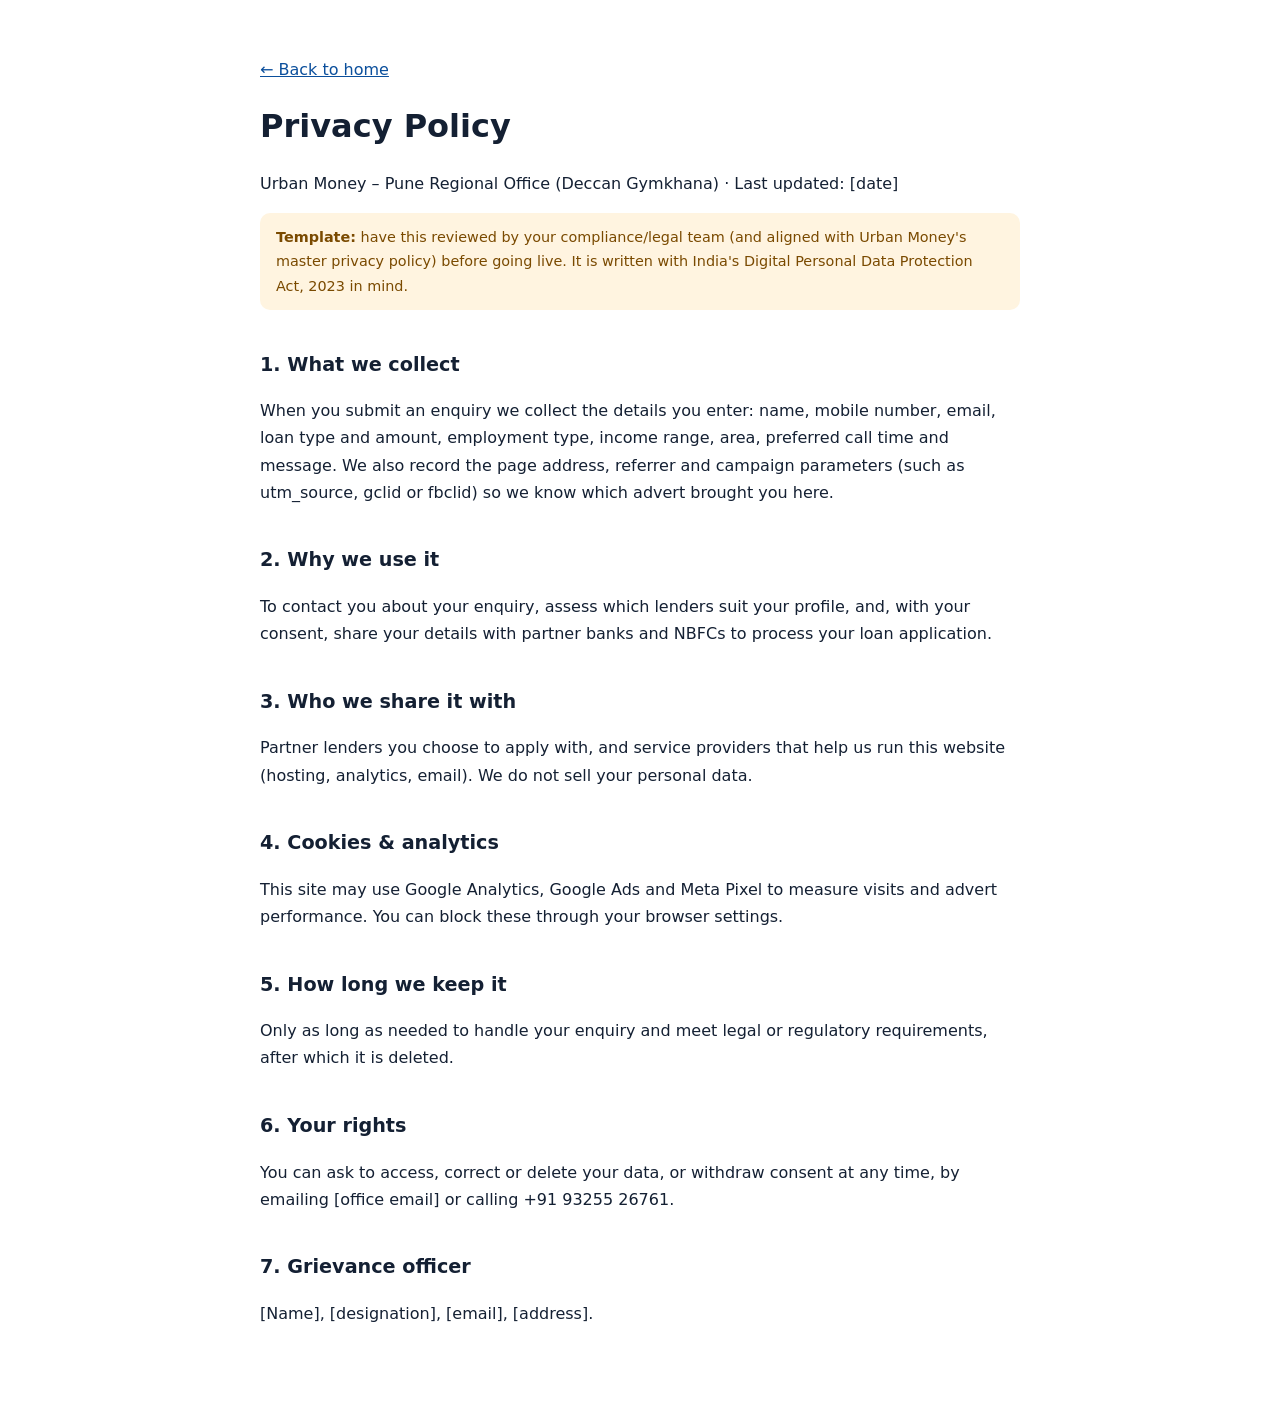
<file: privacy.html>
<!doctype html>
<html lang="en">
<head>
<meta charset="utf-8"><meta name="viewport" content="width=device-width, initial-scale=1">
<title>Privacy Policy | Urban Money Pune</title>
<meta name="robots" content="noindex">
<link rel="icon" href="assets/favicon.svg" type="image/svg+xml">
<style>
  body{font-family:Inter,system-ui,sans-serif;color:#142033;background:#fff;line-height:1.7;margin:0}
  main{max-width:760px;margin:0 auto;padding:40px 16px 80px}
  h1{font-size:2rem;margin:0 0 4px} h2{font-size:1.2rem;margin-top:2em}
  .note{background:#fff4e0;color:#7a4a00;padding:12px 16px;border-radius:10px;font-size:.9rem}
  a{color:#0b4f9c}
</style>
</head>
<body>
<main>
  <p><a href="index.html">← Back to home</a></p>
  <h1>Privacy Policy</h1>
  <p>Urban Money – Pune Regional Office (Deccan Gymkhana) · Last updated: [date]</p>
  <p class="note"><strong>Template:</strong> have this reviewed by your compliance/legal team (and aligned with Urban Money's master privacy policy) before going live. It is written with India's Digital Personal Data Protection Act, 2023 in mind.</p>

  <h2>1. What we collect</h2>
  <p>When you submit an enquiry we collect the details you enter: name, mobile number, email, loan type and amount, employment type, income range, area, preferred call time and message. We also record the page address, referrer and campaign parameters (such as utm_source, gclid or fbclid) so we know which advert brought you here.</p>

  <h2>2. Why we use it</h2>
  <p>To contact you about your enquiry, assess which lenders suit your profile, and, with your consent, share your details with partner banks and NBFCs to process your loan application.</p>

  <h2>3. Who we share it with</h2>
  <p>Partner lenders you choose to apply with, and service providers that help us run this website (hosting, analytics, email). We do not sell your personal data.</p>

  <h2>4. Cookies & analytics</h2>
  <p>This site may use Google Analytics, Google Ads and Meta Pixel to measure visits and advert performance. You can block these through your browser settings.</p>

  <h2>5. How long we keep it</h2>
  <p>Only as long as needed to handle your enquiry and meet legal or regulatory requirements, after which it is deleted.</p>

  <h2>6. Your rights</h2>
  <p>You can ask to access, correct or delete your data, or withdraw consent at any time, by emailing [office email] or calling +91 93255 26761.</p>

  <h2>7. Grievance officer</h2>
  <p>[Name], [designation], [email], [address].</p>
</main>
</body>
</html>
</file>
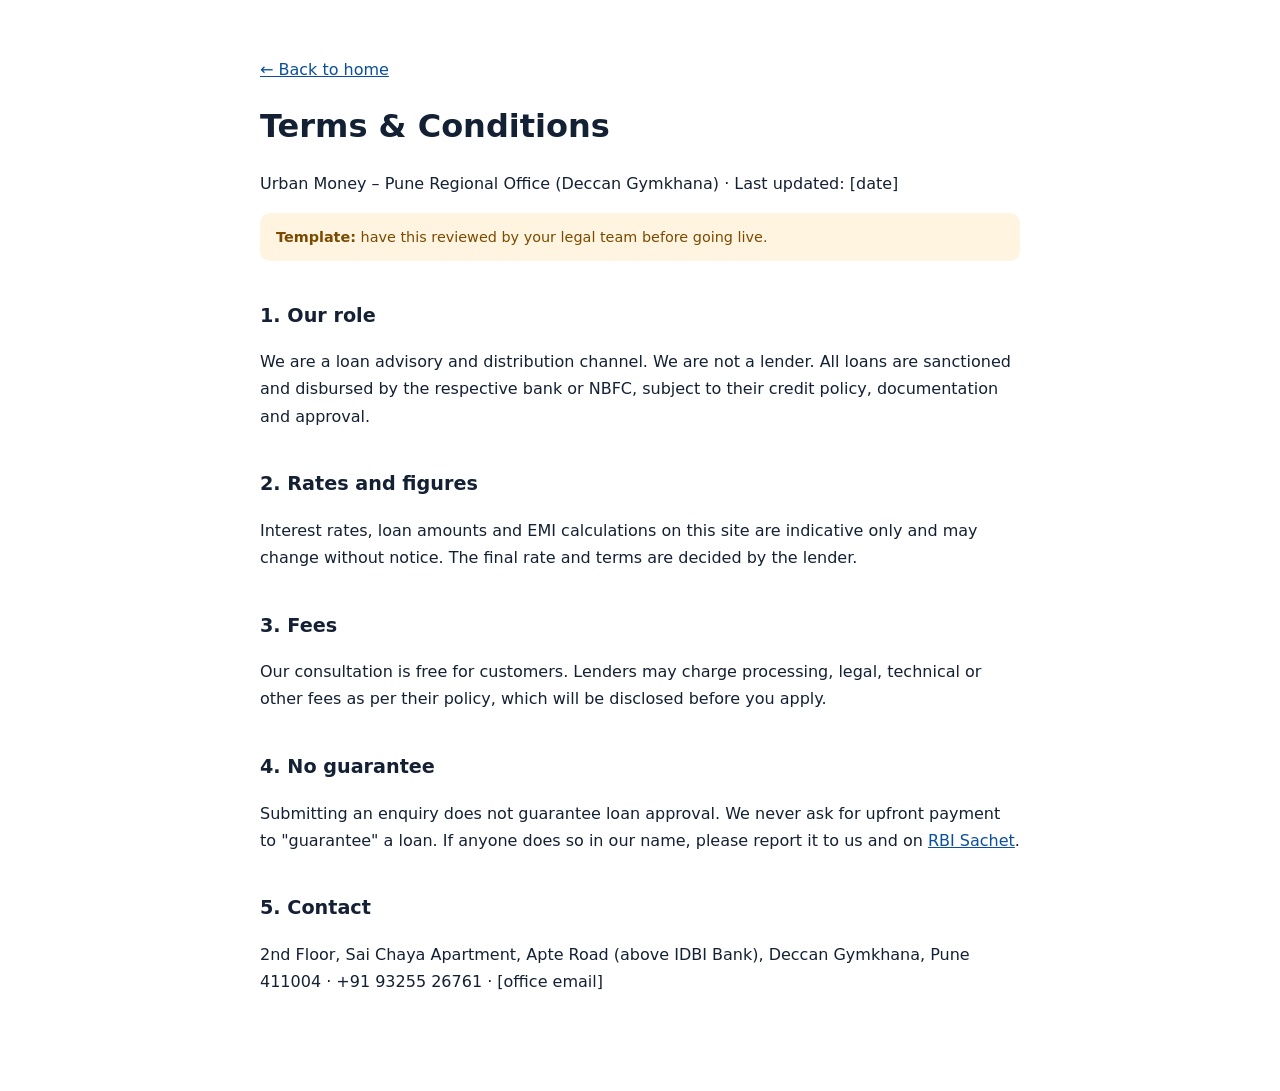
<file: terms.html>
<!doctype html>
<html lang="en">
<head>
<meta charset="utf-8"><meta name="viewport" content="width=device-width, initial-scale=1">
<title>Terms &amp; Conditions | Urban Money Pune</title>
<meta name="robots" content="noindex">
<link rel="icon" href="assets/favicon.svg" type="image/svg+xml">
<style>
  body{font-family:Inter,system-ui,sans-serif;color:#142033;background:#fff;line-height:1.7;margin:0}
  main{max-width:760px;margin:0 auto;padding:40px 16px 80px}
  h1{font-size:2rem;margin:0 0 4px} h2{font-size:1.2rem;margin-top:2em}
  .note{background:#fff4e0;color:#7a4a00;padding:12px 16px;border-radius:10px;font-size:.9rem}
  a{color:#0b4f9c}
</style>
</head>
<body>
<main>
  <p><a href="index.html">← Back to home</a></p>
  <h1>Terms &amp; Conditions</h1>
  <p>Urban Money – Pune Regional Office (Deccan Gymkhana) · Last updated: [date]</p>
  <p class="note"><strong>Template:</strong> have this reviewed by your legal team before going live.</p>

  <h2>1. Our role</h2>
  <p>We are a loan advisory and distribution channel. We are not a lender. All loans are sanctioned and disbursed by the respective bank or NBFC, subject to their credit policy, documentation and approval.</p>

  <h2>2. Rates and figures</h2>
  <p>Interest rates, loan amounts and EMI calculations on this site are indicative only and may change without notice. The final rate and terms are decided by the lender.</p>

  <h2>3. Fees</h2>
  <p>Our consultation is free for customers. Lenders may charge processing, legal, technical or other fees as per their policy, which will be disclosed before you apply.</p>

  <h2>4. No guarantee</h2>
  <p>Submitting an enquiry does not guarantee loan approval. We never ask for upfront payment to "guarantee" a loan. If anyone does so in our name, please report it to us and on <a href="https://sachet.rbi.org.in/" target="_blank" rel="noopener">RBI Sachet</a>.</p>

  <h2>5. Contact</h2>
  <p>2nd Floor, Sai Chaya Apartment, Apte Road (above IDBI Bank), Deccan Gymkhana, Pune 411004 · +91 93255 26761 · [office email]</p>
</main>
</body>
</html>
</file>
<file: css/styles.css>
/* =====================================================================
   Pune Regional Office landing page — mobile-first styles
   Change --brand / --brand-dark to match the official brand colour.
   ===================================================================== */
:root {
  --brand: #0a8a5c;        /* buttons, links (AA contrast with white text) */
  --brand-dark: #076b47;
  --brand-soft: #e6f6ee;
  --neon: #2fe39b;         /* bright green used on dark backgrounds */
  --dark: #2a2c2b;         /* hero background */
  --dark-2: #343735;
  --badge: #ffd23f;
  --sun: #ffd23f;          /* yellow partner to --neon */
  --lime: #b6ef4a;
  --grad: linear-gradient(90deg, var(--neon), var(--lime) 55%, var(--sun));
  --accent: #f5a623;
  --wa: #1fa855;
  --ink: #142033;
  --ink-2: #4a5568;
  --ink-3: #718096;
  --line: #e3e8ef;
  --bg: #ffffff;
  --tint: #f6f8fb;
  --radius: 16px;
  --radius-sm: 10px;
  --shadow: 0 1px 2px rgba(16,24,40,.04), 0 6px 20px rgba(16,24,40,.06);
  --shadow-lg: 0 12px 40px rgba(16,24,40,.12);
  --header-h: 64px;
  --font: "Inter", system-ui, -apple-system, "Segoe UI", Roboto, sans-serif;
}

*,*::before,*::after { box-sizing: border-box; }
html { scroll-behavior: smooth; scroll-padding-top: calc(var(--header-h) + 12px); -webkit-text-size-adjust: 100%; }
@media (prefers-reduced-motion: reduce) { html { scroll-behavior: auto; } *,*::before,*::after { animation: none !important; transition: none !important; } }
body { margin: 0; font-family: var(--font); color: var(--ink); background: var(--bg); line-height: 1.6; font-size: 16px; padding-bottom: 64px; }
@media (min-width: 900px) { body { padding-bottom: 0; } }
img { max-width: 100%; display: block; }
a { color: var(--brand); text-decoration: none; }
h1,h2,h3,h4 { line-height: 1.2; margin: 0 0 .5em; letter-spacing: -.01em; }
h1 { font-size: clamp(1.75rem, 5.5vw, 3rem); font-weight: 800; }
h2 { font-size: clamp(1.4rem, 3.6vw, 2.1rem); font-weight: 750; }
h3 { font-size: 1.15rem; font-weight: 700; }
p { margin: 0 0 1em; }
address { font-style: normal; }
.i { width: 1.15em; height: 1.15em; flex: none; vertical-align: -.2em; }
.skip { position: absolute; left: -999px; top: 8px; background: var(--brand); color: #fff; padding: 8px 14px; border-radius: 8px; z-index: 100; }
.skip:focus { left: 8px; }
:focus-visible { outline: 3px solid color-mix(in srgb, var(--brand) 45%, transparent); outline-offset: 2px; }

.container { width: 100%; max-width: 1180px; margin: 0 auto; padding: 0 16px; }
.container--narrow { max-width: 820px; }
.center { text-align: center; margin-top: 28px; }

/* ---------- Buttons ---------- */
.btn { display: inline-flex; align-items: center; justify-content: center; gap: 8px; font: 600 1rem/1 var(--font); padding: 14px 22px; border-radius: 999px; border: 1.5px solid transparent; cursor: pointer; transition: transform .15s, background .15s, box-shadow .15s; white-space: nowrap; }
.btn:active { transform: translateY(1px); }
.btn--primary { background: var(--brand); color: #fff; box-shadow: 0 6px 16px color-mix(in srgb, var(--brand) 30%, transparent); }
.btn--primary:hover { background: var(--brand-dark); }
.btn--ghost { background: #fff; color: var(--brand); border-color: color-mix(in srgb, var(--brand) 35%, transparent); }
.btn--ghost:hover { background: var(--brand-soft); }
.btn--wa { background: var(--wa); color: #fff; }
.btn--wa:hover { filter: brightness(.95); }
.btn--sm { padding: 10px 14px; font-size: .9rem; }
.btn--block { width: 100%; }
.btn[disabled] { opacity: .65; cursor: wait; }
.icon-btn { width: 44px; height: 44px; border-radius: 50%; border: 1px solid var(--line); background: #fff; color: var(--ink); display: grid; place-items: center; cursor: pointer; }
.icon-btn:hover { border-color: var(--brand); color: var(--brand); }

/* ---------- Header ---------- */
.header { position: sticky; top: 0; z-index: 50; background: rgba(255,255,255,.92); backdrop-filter: saturate(160%) blur(10px); border-bottom: 1px solid var(--line); }
.header__inner { height: var(--header-h); display: flex; align-items: center; gap: 16px; }
.brand { display: inline-flex; align-items: center; gap: 10px; color: var(--ink); font-weight: 800; font-size: 1.05rem; line-height: 1.1; }
.brand img { height: 36px; width: auto; }
.brand__mark { width: 34px; height: 34px; border-radius: 10px; background: var(--brand); color: #fff; display: grid; place-items: center; font-size: .95rem; font-weight: 800; }
.brand__sub { display: block; font-size: .7rem; font-weight: 600; color: var(--ink-3); letter-spacing: .04em; text-transform: uppercase; }
.brand--light { color: #fff; } .brand--light .brand__sub { color: rgba(255,255,255,.65); } .brand--light .brand__mark { background: var(--neon); color: #12352a; }
.nav { display: none; gap: 22px; margin-left: auto; }
.nav a { color: var(--ink-2); font-weight: 500; font-size: .95rem; }
.nav a:hover { color: var(--brand); }
.header__cta { display: flex; gap: 8px; margin-left: auto; }
.header__cta .btn span { display: none; }
@media (min-width: 560px) { .header__cta .btn span { display: inline; } }
@media (min-width: 1040px) { .nav { display: flex; } .header__cta { margin-left: 8px; } }

/* ---------- Hero (dark) ---------- */
.sr-only { position: absolute; width: 1px; height: 1px; overflow: hidden; clip: rect(0 0 0 0); white-space: nowrap; }
.hero { position: relative; overflow: hidden; color: #fff; padding: 36px 0 40px;
  background:
    radial-gradient(700px 380px at 92% 8%, rgba(47,227,155,.16), transparent 60%),
    radial-gradient(600px 400px at -10% 110%, rgba(47,227,155,.10), transparent 60%),
    radial-gradient(520px 320px at 55% 105%, rgba(255,210,63,.10), transparent 65%),
    linear-gradient(160deg, #303331 0%, var(--dark) 55%, #232524 100%); }
.hero::before { content: ""; position: absolute; inset: 0; pointer-events: none; opacity: .5;
  background: repeating-linear-gradient(115deg, transparent 0 46px, rgba(255,255,255,.025) 46px 47px); }
.hero > .container { position: relative; }
.hero__grid { display: grid; gap: 32px; }
.eyebrow { display: inline-flex; align-items: center; gap: 6px; color: var(--brand); font-weight: 700; font-size: .8rem; letter-spacing: .08em; text-transform: uppercase; margin-bottom: 12px; }
.eyebrow--light { color: var(--neon); }
.hero h1 { font-weight: 600; font-size: clamp(2rem, 6.4vw, 3.4rem); line-height: 1.15; margin-bottom: 14px; letter-spacing: -.02em; }
.hero__line { display: block; }
.rotator { display: grid; color: var(--neon); font-weight: 800; height: 1.2em; overflow: hidden; }
.rotator span { background: var(--grad); -webkit-background-clip: text; background-clip: text; color: transparent; padding-right: .05em; grid-area: 1 / 1; opacity: 0; transform: translateY(70%); transition: opacity .45s ease, transform .45s ease; white-space: nowrap; }
.rotator span.is-on { opacity: 1; transform: none; }
.rotator span.is-out { opacity: 0; transform: translateY(-70%); }
.hero__lead { color: rgba(255,255,255,.72); font-size: 1.05rem; max-width: 520px; margin-bottom: 26px; }
.hstats { list-style: none; margin: 0; padding: 0; display: grid; grid-template-columns: 1fr 1fr; gap: 22px 16px; max-width: 560px; }
.hstat { display: flex; align-items: center; gap: 12px; }
.hex { width: 46px; height: 50px; flex: none; display: grid; place-items: center; background: linear-gradient(150deg, var(--neon) 20%, var(--lime) 60%, var(--sun)); color: #12352a;
  clip-path: polygon(50% 0, 100% 25%, 100% 75%, 50% 100%, 0 75%, 0 25%); }
.hex .i { width: 22px; height: 22px; }
.hstat__num { font-size: clamp(1.02rem, 3.6vw, 1.55rem); font-weight: 800; line-height: 1.1; font-variant-numeric: tabular-nums; white-space: nowrap; }
@media (max-width: 420px) { .hstats { gap: 18px 10px; } .hstat { gap: 8px; } .hex { width: 38px; height: 42px; } .hex .i { width: 18px; height: 18px; } .hstat__label { font-size: .78rem; line-height: 1.3; } }
.hstat__num b { color: var(--sun); }
.hstat__label { font-size: .85rem; color: rgba(255,255,255,.65); }

/* Promo slider */
.promo { min-width: 0; }
.promo__track { display: grid; grid-auto-flow: column; grid-auto-columns: 100%; overflow-x: auto; scroll-snap-type: x mandatory; border-radius: 22px; scrollbar-width: none; }
.promo__track::-webkit-scrollbar { display: none; }
.slide { scroll-snap-align: start; position: relative; overflow: hidden; min-height: 250px; padding: 26px 24px; border-radius: 22px; color: #0f2a20;
  display: flex; flex-direction: column; justify-content: center;
  --em: #0f2a20; --text: #173d30; --btn-bg: #0f1412; --btn-fg: #fff; --disc: var(--brand);
  background: linear-gradient(115deg, #2fe39b 0%, #7fea5a 45%, #d6f04a 75%, #ffe14d 100%); }
/* 1 · green → lime → yellow, highlighter on key words */
.slide:nth-child(1) em { background: linear-gradient(transparent 58%, rgba(255,225,77,.95) 58% 92%, transparent 92%); }
/* 2 · deep green → yellow-green, white text, yellow highlight */
.slide:nth-child(2) { background: linear-gradient(110deg, #0b3d2a 0%, #116a44 42%, #5fbf5a 72%, #d9ec5e 100%);
  color: #fff; --em: var(--sun); --text: rgba(255,255,255,.88); --btn-bg: #fff; --btn-fg: #0f2a20; --disc: #116a44; }
.slide:nth-child(2) h2 { color: #fff; }
/* 3 · soft cream → mint, golden highlight */
.slide:nth-child(3) { background: linear-gradient(110deg, #fffbe3 0%, #f1fbd2 40%, #b9f5b0 75%, #7eeea0 100%); --em: #b87400; --disc: #b87400; }
/* 4 · mint → lime → sunshine yellow */
.slide:nth-child(4) { background: linear-gradient(120deg, #34e3a0 0%, #a6ec4a 55%, #ffe14d 100%); }
.slide:nth-child(4) em { background: linear-gradient(transparent 58%, rgba(255,255,255,.75) 58% 92%, transparent 92%); }
.slide h2 { font-size: clamp(1.35rem, 4vw, 1.9rem); font-weight: 800; max-width: 62%; margin-bottom: 10px; color: #0f2a20; position: relative; z-index: 1; }
.slide h2 em { font-style: normal; color: var(--em); padding: 0 .08em; }
.slide p { max-width: 58%; margin-bottom: 18px; color: var(--text); position: relative; z-index: 1; }
.slide .btn { align-self: flex-start; background: var(--btn-bg); color: var(--btn-fg); padding: 11px 18px; font-size: .95rem; position: relative; z-index: 1; }
.slide .btn:hover { filter: brightness(.92); }
.slide__art { position: absolute; right: -14px; top: 50%; transform: translateY(-50%); width: 46%; max-width: 260px; aspect-ratio: 1; }
.slide__art .ring { position: absolute; inset: 0; border-radius: 50%; background: rgba(255,255,255,.2); }
.slide__art .ring--2 { inset: 16%; background: rgba(255,225,77,.35); }
.slide__art .coin { position: absolute; width: 16%; aspect-ratio: 1; border-radius: 50%; background: radial-gradient(circle at 35% 30%, #fff6b0, #ffd23f 45%, #e0a800); box-shadow: 0 4px 10px rgba(0,0,0,.12); }
.slide__art .coin--1 { top: 12%; left: 14%; }
.slide__art .coin--2 { bottom: 14%; left: 6%; width: 11%; }
.slide__art .coin--3 { top: 6%; right: 26%; width: 9%; }
.slide__art .disc { position: absolute; inset: 30%; border-radius: 28%; background: rgba(255,255,255,.92); display: grid; place-items: center; color: var(--disc); box-shadow: 0 14px 30px rgba(0,0,0,.12); transform: rotate(-8deg); }
.slide__art .disc .i { width: 50%; height: 50%; }
.promo__dots { display: flex; justify-content: center; gap: 8px; margin-top: 14px; }
.promo__dots button { width: 10px; height: 10px; padding: 0; border-radius: 999px; border: 0; background: rgba(255,255,255,.4); cursor: pointer; transition: width .25s, background .25s; }
.promo__dots button[aria-selected=true] { width: 26px; background: var(--grad); }

/* Product cards */
.pcards { display: grid; gap: 16px; margin-top: 40px; }
@media (min-width: 600px) { .pcards { grid-template-columns: repeat(2, 1fr); } }
@media (min-width: 1040px) { .pcards { grid-template-columns: repeat(4, 1fr); } }
.pcard::before { content: ""; position: absolute; left: 20px; right: 20px; top: 0; height: 2px; border-radius: 2px; background: var(--grad); opacity: .7; }
.pcard { position: relative; padding: 24px 20px 20px; border-radius: 16px; background: rgba(255,255,255,.04); border: 1px solid rgba(255,255,255,.14); transition: border-color .2s, background .2s, transform .2s; }
.pcard:hover { border-color: rgba(255,210,63,.55); background: rgba(255,255,255,.07); transform: translateY(-3px); }
.pcard__badge { position: absolute; top: -11px; right: 14px; background: var(--badge); color: #2a2200; font-size: .74rem; font-weight: 600; padding: 3px 10px; border-radius: 8px; }
.pcard__head { display: flex; align-items: center; gap: 12px; margin-bottom: 10px; }
.pcard__head .i { width: 34px; height: 34px; color: var(--neon); }
.pcard h3 { font-size: 1.2rem; margin: 0; color: #fff; }
.pcard p { color: rgba(255,255,255,.68); margin: 0 0 18px 46px; font-size: .97rem; }
.pcard .btn { margin-left: 46px; background: transparent; color: #fff; border-color: rgba(255,255,255,.8); padding: 10px 18px; font-size: .95rem; }
.pcard .btn:hover { background: var(--grad); color: #0f2a20; border-color: transparent; }
.hero__note { margin: 26px 0 0; font-size: .8rem; color: rgba(255,255,255,.5); text-align: center; }
@media (min-width: 900px) {
  .hero { padding: 64px 0 56px; }
  .hero__grid { grid-template-columns: 1fr 1.05fr; align-items: center; gap: 48px; }
  .slide { min-height: 300px; padding: 34px 32px; }
}

/* Call-back band */
.callback { background: var(--tint); padding: 28px 0; }
.form--band { box-shadow: var(--shadow-lg); }
.form--band__fields { display: grid; gap: 0 12px; }
@media (min-width: 600px) { .form--band__fields { grid-template-columns: 1fr 1fr; } }
@media (min-width: 1040px) {
  .callback { padding: 0; margin-top: -1px; background: linear-gradient(180deg, #232524 0 40px, var(--tint) 40px); }
  .form--band { padding: 24px 28px 18px; }
  .form--band__head { display: flex; align-items: baseline; gap: 14px; }
  .form--band__fields { grid-template-columns: 1.2fr 1.2fr 1fr 1fr 1fr auto; align-items: end; }
}
.field--btn { justify-content: flex-end; }
.field--btn .btn { min-height: 48px; }

/* ---------- Cards & forms ---------- */
.card { background: #fff; border: 1px solid var(--line); border-radius: var(--radius); box-shadow: var(--shadow); }
.form { padding: 22px; }
.form--quick { box-shadow: var(--shadow-lg); }
.form__title { font-size: 1.3rem; margin-bottom: 2px; }
.form__sub { color: var(--ink-3); font-size: .92rem; margin-bottom: 16px; }
.field { display: flex; flex-direction: column; gap: 6px; margin-bottom: 14px; min-width: 0; }
.field label { font-size: .85rem; font-weight: 600; color: var(--ink-2); }
.field input, .field select, .field textarea { font: inherit; font-size: 1rem; color: var(--ink); background: #fff; border: 1.5px solid var(--line); border-radius: var(--radius-sm); padding: 12px 14px; width: 100%; min-height: 48px; transition: border-color .15s, box-shadow .15s; appearance: none; }
.field select { background-image: url("data:image/svg+xml,%3Csvg xmlns='http://www.w3.org/2000/svg' width='12' height='8'%3E%3Cpath d='M1 1l5 5 5-5' fill='none' stroke='%23718096' stroke-width='2'/%3E%3C/svg%3E"); background-repeat: no-repeat; background-position: right 14px center; padding-right: 36px; }
.field input:focus, .field select:focus, .field textarea:focus { outline: none; border-color: var(--brand); box-shadow: 0 0 0 4px color-mix(in srgb, var(--brand) 15%, transparent); }
.field .invalid, .field input.invalid, .field select.invalid { border-color: #d64545; }
.mobile { display: flex; align-items: stretch; }
.mobile span { display: grid; place-items: center; padding: 0 12px; border: 1.5px solid var(--line); border-right: 0; border-radius: var(--radius-sm) 0 0 var(--radius-sm); background: var(--tint); color: var(--ink-2); font-weight: 600; }
.mobile input { border-radius: 0 var(--radius-sm) var(--radius-sm) 0; }
.field-row { display: grid; gap: 0 12px; }
@media (min-width: 480px) { .field-row { grid-template-columns: 1fr 1fr; } }
.hp { position: absolute !important; left: -10000px !important; width: 1px; height: 1px; opacity: 0; }
.consent { display: flex; gap: 10px; align-items: flex-start; font-size: .82rem; color: var(--ink-2); margin: 4px 0 16px; line-height: 1.5; cursor: pointer; }
.consent input { width: 20px; height: 20px; margin-top: 1px; accent-color: var(--brand); flex: none; }
.consent.invalid span { color: #d64545; }
.consent-mini { font-size: .78rem; color: var(--ink-3); margin: 0 0 12px; }
.form__msg { min-height: 1.2em; font-size: .88rem; color: #d64545; margin: 10px 0 0; text-align: center; }

/* ---------- Stats ---------- */
.stats { background: var(--brand); color: #fff; padding: 32px 0; }
.stats__grid { display: grid; grid-template-columns: repeat(2, 1fr); gap: 20px 12px; text-align: center; }
.stat__num { font-size: clamp(1.5rem, 5vw, 2.2rem); font-weight: 800; letter-spacing: -.02em; font-variant-numeric: tabular-nums; }
.stat__label { font-size: .85rem; opacity: .8; }
.stats__grid > :last-child { grid-column: 1 / -1; }
.stats__note { text-align: center; margin: 22px 0 0; font-weight: 600; opacity: .9; }
@media (min-width: 760px) { .stats__grid { grid-template-columns: repeat(5, 1fr); } .stats__grid > :last-child { grid-column: auto; } }

/* ---------- Sections ---------- */
.section { padding: 56px 0; }
.section--tint { background: var(--tint); }
.section__head { margin-bottom: 28px; max-width: 680px; }
.section__head--row { display: flex; align-items: flex-end; justify-content: space-between; gap: 16px; max-width: none; }
.section__head h2 { margin: 0; }
@media (min-width: 900px) { .section { padding: 84px 0; } .section__head { margin-bottom: 40px; } }
.grid { display: grid; gap: 16px; }
.footnote { font-size: .8rem; color: var(--ink-3); margin-top: 20px; }

/* Loans */
.grid--loans { grid-template-columns: 1fr; }
@media (min-width: 560px) { .grid--loans { grid-template-columns: repeat(2, 1fr); } }
@media (min-width: 1000px) { .grid--loans { grid-template-columns: repeat(4, 1fr); } }
.loan { padding: 22px; display: flex; flex-direction: column; transition: transform .2s, box-shadow .2s, border-color .2s; }
.loan:hover { transform: translateY(-3px); box-shadow: var(--shadow-lg); border-color: color-mix(in srgb, var(--brand) 30%, transparent); }
.loan__icon, .why__icon { width: 48px; height: 48px; border-radius: 12px; background: var(--brand-soft); color: var(--brand); display: grid; place-items: center; margin-bottom: 14px; }
.loan__icon .i, .why__icon .i { width: 24px; height: 24px; }
.loan p { color: var(--ink-2); font-size: .94rem; flex: 1; }
.loan .btn { align-self: flex-start; }
.loan__rate { font-weight: 700; color: var(--ink) !important; flex: 0 !important; margin-bottom: 10px; }
.loan .checklist { margin: 0 0 18px; font-size: .92rem; color: var(--ink-2); flex: 1; }

/* Banks marquee */
.marquee { overflow: hidden; mask-image: linear-gradient(90deg, transparent, #000 8%, #000 92%, transparent); -webkit-mask-image: linear-gradient(90deg, transparent, #000 8%, #000 92%, transparent); }
.marquee__track { display: flex; gap: 14px; width: max-content; animation: marquee 45s linear infinite; padding: 6px 0; }
.marquee:hover .marquee__track { animation-play-state: paused; }
.bank { flex: none; background: #fff; border: 1px solid var(--line); border-radius: 12px; padding: 16px 22px; font-weight: 700; color: var(--ink-2); box-shadow: var(--shadow); min-width: 150px; text-align: center; }
.bank--more { color: var(--brand); background: var(--brand-soft); border-color: transparent; }
@keyframes marquee { to { transform: translateX(-50%); } }

/* Why */
.grid--why { grid-template-columns: 1fr; }
@media (min-width: 560px) { .grid--why { grid-template-columns: repeat(2, 1fr); } }
@media (min-width: 1000px) { .grid--why { grid-template-columns: repeat(3, 1fr); } }
.why { padding: 22px; }
.why p { color: var(--ink-2); margin: 0; font-size: .95rem; }

/* Steps */
.steps { list-style: none; margin: 0; padding: 0; display: grid; gap: 0; counter-reset: s; }
.step { position: relative; padding: 0 0 28px 64px; counter-increment: s; }
.step::before { content: counter(s); position: absolute; left: 0; top: 0; width: 44px; height: 44px; border-radius: 50%; background: var(--brand); color: #fff; font-weight: 800; display: grid; place-items: center; box-shadow: 0 0 0 6px var(--brand-soft); }
.step::after { content: ""; position: absolute; left: 21px; top: 50px; bottom: 4px; width: 2px; background: var(--line); }
.step:last-child::after { display: none; }
.step h3 { margin-bottom: 4px; }
.step p { color: var(--ink-2); margin: 0; font-size: .95rem; }
@media (min-width: 860px) {
  .steps { grid-template-columns: repeat(4, 1fr); gap: 24px; }
  .step { padding: 64px 0 0; }
  .step::after { left: 56px; right: -18px; top: 21px; bottom: auto; width: auto; height: 2px; }
}

/* EMI */
.emi { padding: 22px; display: grid; gap: 28px; }
.range { margin-bottom: 22px; }
.range__top { display: flex; justify-content: space-between; align-items: baseline; gap: 12px; margin-bottom: 10px; }
.range__top label { font-weight: 600; color: var(--ink-2); }
.range__top output { font-weight: 800; font-size: 1.15rem; color: var(--brand); background: var(--brand-soft); padding: 4px 10px; border-radius: 8px; font-variant-numeric: tabular-nums; }
.range__ends { display: flex; justify-content: space-between; font-size: .78rem; color: var(--ink-3); margin-top: 6px; }
input[type=range] { -webkit-appearance: none; appearance: none; width: 100%; height: 8px; border-radius: 999px; background: linear-gradient(90deg, var(--brand) var(--p, 50%), var(--line) var(--p, 50%)); outline: none; }
input[type=range]::-webkit-slider-thumb { -webkit-appearance: none; width: 26px; height: 26px; border-radius: 50%; background: #fff; border: 3px solid var(--brand); box-shadow: var(--shadow); cursor: pointer; }
input[type=range]::-moz-range-thumb { width: 22px; height: 22px; border-radius: 50%; background: #fff; border: 3px solid var(--brand); cursor: pointer; }
.emi__result { display: grid; gap: 20px; align-items: center; justify-items: center; }
.donut { width: 220px; height: 220px; transform: rotate(-90deg); }
.donut circle { fill: none; stroke-width: 14; }
.donut__principal { stroke: var(--brand); }
.donut__interest { stroke: var(--accent); stroke-linecap: round; transition: stroke-dasharray .35s ease; }
.donut text { transform: rotate(90deg); transform-origin: 60px 60px; }
.donut__label { font-size: 7px; fill: var(--ink-3); font-weight: 600; }
.donut__value { font-size: 12px; fill: var(--ink); font-weight: 800; }
.emi__figures { width: 100%; margin: 0; display: grid; gap: 10px; }
.emi__figures div { display: flex; justify-content: space-between; gap: 12px; padding: 10px 0; border-bottom: 1px dashed var(--line); }
.emi__figures dt { color: var(--ink-2); display: flex; align-items: center; gap: 8px; }
.emi__figures dd { margin: 0; font-weight: 700; font-variant-numeric: tabular-nums; }
.emi__total { border-bottom: 0 !important; font-size: 1.08rem; }
.emi__total dd { color: var(--brand); }
.dot { width: 10px; height: 10px; border-radius: 3px; display: inline-block; }
.dot--p { background: var(--brand); } .dot--i { background: var(--accent); }
.emi__cta { background: var(--brand-soft); border-radius: 12px; padding: 18px; display: flex; flex-direction: column; gap: 12px; align-items: flex-start; }
.emi__cta p { margin: 0; font-weight: 600; }
@media (min-width: 900px) {
  .emi { grid-template-columns: 1.2fr 1fr; padding: 36px; gap: 48px; }
  .emi__result { grid-template-columns: auto 1fr; }
  .emi__cta { grid-column: 1 / -1; flex-direction: row; justify-content: space-between; align-items: center; }
}

/* Team */
.featured { padding: 22px; display: grid; gap: 20px; margin-bottom: 20px; align-items: center; }
.avatar { width: 100%; aspect-ratio: 1; border-radius: 14px; background: linear-gradient(135deg, var(--brand-soft), #dbe7f7); color: var(--brand); display: grid; place-items: center; font-weight: 800; font-size: 2rem; overflow: hidden; }
.avatar img { width: 100%; height: 100%; object-fit: cover; }
.featured .avatar { max-width: 180px; font-size: 3rem; }
.featured__role { color: var(--brand); font-weight: 700; margin-bottom: 4px; }
.featured__exp { display: inline-block; font-size: .85rem; background: var(--tint); border: 1px solid var(--line); padding: 4px 10px; border-radius: 999px; margin-bottom: 12px; color: var(--ink-2); }
.featured blockquote { margin: 0; color: var(--ink-2); font-size: 1.02rem; border-left: 3px solid var(--accent); padding-left: 14px; }
@media (min-width: 700px) { .featured { grid-template-columns: 180px 1fr; padding: 28px; gap: 32px; } }
.grid--team { grid-template-columns: repeat(2, 1fr); }
@media (min-width: 900px) { .grid--team { grid-template-columns: repeat(4, 1fr); } }
.member { padding: 14px; text-align: center; }
.member .avatar { margin-bottom: 12px; }
.member h3 { font-size: 1rem; margin-bottom: 2px; }
.member p { font-size: .85rem; color: var(--ink-3); margin: 0; }

/* Docs */
.docs { padding: 22px; }
.tabs { display: inline-flex; background: var(--tint); border-radius: 999px; padding: 4px; margin-bottom: 20px; }
.tabs button { font: 600 .95rem var(--font); border: 0; background: transparent; padding: 10px 20px; border-radius: 999px; color: var(--ink-2); cursor: pointer; min-height: 44px; }
.tabs button[aria-selected=true] { background: #fff; color: var(--brand); box-shadow: var(--shadow); }
.docs__panel { display: grid; gap: 20px; }
.docs__panel[hidden] { display: none; }
@media (min-width: 700px) { .docs__panel:not([hidden]) { grid-template-columns: 1fr 1fr; } .docs { padding: 32px; } }
.docs h3 { font-size: 1rem; color: var(--ink-2); text-transform: uppercase; letter-spacing: .06em; }
.checklist { list-style: none; padding: 0; margin: 0; display: grid; gap: 10px; }
.checklist li { display: flex; gap: 10px; align-items: flex-start; }
.checklist .i { color: var(--wa); margin-top: 3px; }
.docs__property { margin: 22px 0 0; padding: 14px 16px; background: var(--brand-soft); border-radius: 10px; font-size: .94rem; }

/* Testimonials */
.slider__nav { display: none; gap: 8px; }
@media (min-width: 700px) { .slider__nav { display: flex; } }
.slider { display: grid; grid-auto-flow: column; grid-auto-columns: 88%; gap: 16px; overflow-x: auto; scroll-snap-type: x mandatory; scroll-behavior: smooth; padding: 4px 4px 12px; scrollbar-width: none; }
.slider::-webkit-scrollbar { display: none; }
@media (min-width: 700px) { .slider { grid-auto-columns: calc((100% - 32px) / 2); } }
@media (min-width: 1000px) { .slider { grid-auto-columns: calc((100% - 32px) / 3); } }
.review { scroll-snap-align: start; padding: 22px; position: relative; }
.review__stars { color: var(--accent); display: flex; gap: 2px; margin-bottom: 10px; }
.review p { color: var(--ink-2); }
.review__who { font-weight: 700; margin: 0; }
.review__meta { font-size: .85rem; color: var(--ink-3); margin: 0; }
.tag { position: absolute; top: 14px; right: 14px; font-size: .7rem; font-weight: 700; text-transform: uppercase; letter-spacing: .06em; color: #9a5b00; background: #fff4e0; padding: 3px 8px; border-radius: 6px; }

/* FAQ */
.faq { display: grid; gap: 12px; }
.faq details { background: #fff; border: 1px solid var(--line); border-radius: 12px; padding: 0 18px; transition: box-shadow .2s; }
.faq details[open] { box-shadow: var(--shadow); border-color: color-mix(in srgb, var(--brand) 25%, transparent); }
.faq summary { list-style: none; cursor: pointer; padding: 18px 32px 18px 0; font-weight: 650; position: relative; }
.faq summary::-webkit-details-marker { display: none; }
.faq summary::after { content: "+"; position: absolute; right: 0; top: 50%; transform: translateY(-50%); font-size: 1.5rem; font-weight: 400; color: var(--brand); transition: transform .2s; }
.faq details[open] summary::after { transform: translateY(-50%) rotate(45deg); }
.faq details p { color: var(--ink-2); padding-bottom: 18px; margin: 0; }

/* Contact */
.contact { display: grid; gap: 20px; }
@media (min-width: 960px) { .contact { grid-template-columns: 1.4fr 1fr; align-items: start; } .contact .form { padding: 32px; } }
.office { padding: 22px; }
.office address { color: var(--ink-2); margin-bottom: 8px; }
.office__landmark { display: flex; gap: 6px; align-items: center; font-weight: 600; color: var(--brand); font-size: .92rem; }
.office__list { list-style: none; padding: 0; margin: 0 0 18px; display: grid; gap: 10px; }
.office__list li { display: flex; gap: 10px; align-items: center; color: var(--ink-2); }
.office__list .i { color: var(--brand); }
.office__list a { font-weight: 600; word-break: break-word; }
.map { margin-top: 18px; border-radius: 12px; overflow: hidden; aspect-ratio: 4/3; background: var(--tint) linear-gradient(135deg, var(--brand-soft), var(--tint)); display: grid; place-items: center; border: 1px solid var(--line); }
.map iframe { width: 100%; height: 100%; border: 0; }
.map__load { font: 600 .95rem var(--font); background: #fff; border: 1px solid var(--line); border-radius: 999px; padding: 10px 18px; cursor: pointer; color: var(--brand); }

/* Footer */
.footer { background: #232524; color: rgba(255,255,255,.75); padding: 48px 0 24px; font-size: .94rem; }
.footer a { color: rgba(255,255,255,.85); }
.footer a:hover { color: #fff; }
.footer h4 { color: #fff; font-size: .95rem; margin-bottom: 14px; }
.footer ul { list-style: none; padding: 0; margin: 0; display: grid; gap: 8px; }
.footer__grid { display: grid; gap: 32px; }
@media (min-width: 760px) { .footer__grid { grid-template-columns: 1.4fr 1fr 1fr 1.2fr; } }
.footer__about { margin: 16px 0; max-width: 340px; }
.social { display: flex; gap: 10px; }
.social a { width: 40px; height: 40px; border-radius: 50%; background: rgba(255,255,255,.08); display: grid; place-items: center; }
.social a:hover { background: var(--brand); }
.footer__bottom { border-top: 1px solid rgba(255,255,255,.1); margin-top: 36px; padding-top: 20px; font-size: .82rem; }
.disclaimer { color: rgba(255,255,255,.55); }

/* Mobile bar & FAB */
.mbar { position: fixed; left: 0; right: 0; bottom: 0; z-index: 60; display: grid; grid-template-columns: 1fr 1fr 1.2fr; background: #fff; border-top: 1px solid var(--line); box-shadow: 0 -6px 20px rgba(16,24,40,.08); padding-bottom: env(safe-area-inset-bottom); }
.mbar a { display: flex; align-items: center; justify-content: center; gap: 6px; height: 60px; font-weight: 700; font-size: .95rem; color: var(--ink); }
.mbar a:nth-child(2) { color: var(--wa); border-left: 1px solid var(--line); }
.mbar a:first-child { color: var(--brand); }
.mbar__apply { background: var(--brand); color: #fff !important; }
.fab { display: none; position: fixed; right: 24px; bottom: 24px; z-index: 60; width: 60px; height: 60px; border-radius: 50%; background: var(--wa); color: #fff; place-items: center; box-shadow: 0 10px 30px rgba(31,168,85,.4); transition: transform .2s; }
.fab:hover { transform: scale(1.06); }
.fab .i { width: 30px; height: 30px; }
@media (min-width: 900px) { .mbar { display: none; } .fab { display: grid; } }

/* Thank-you dialog */
.thanks { border: 0; border-radius: 20px; padding: 32px 24px 24px; max-width: 420px; width: calc(100% - 32px); text-align: center; box-shadow: var(--shadow-lg); }
.thanks::backdrop { background: rgba(14,23,38,.55); backdrop-filter: blur(3px); }
.thanks__icon { width: 64px; height: 64px; border-radius: 50%; background: #e7f7ee; color: var(--wa); display: grid; place-items: center; margin: 0 auto 16px; }
.thanks__icon .i { width: 32px; height: 32px; }
.thanks p { color: var(--ink-2); }
.thanks .btn + .btn { margin-top: 10px; }

/* Reveal on scroll */
.reveal { opacity: 0; transform: translateY(14px); transition: opacity .5s ease, transform .5s ease; }
.reveal.is-in { opacity: 1; transform: none; }

/* Colour product illustrations */
.picon { flex: none; width: 52px; height: 52px; border-radius: 50%; background: #f3f5f4; display: grid; place-items: center; box-shadow: inset 0 0 0 1px rgba(0,0,0,.03); }
.picon svg { width: 60%; height: 60%; }
.picon--lg { width: 76px; height: 76px; margin-bottom: 16px; }
.pcard .picon { background: #fff; box-shadow: 0 4px 14px rgba(0,0,0,.25), 0 0 0 3px rgba(255,210,63,.18); }
.pcard p, .pcard .btn { margin-left: 64px; }
.pcard__head { gap: 12px; }
.loan .checklist { align-content: start; }
.pcard .picon svg { width: 66%; height: 66%; }

/* =====================================================================
   Loan showcase — alternating text + tilted promo poster
   ===================================================================== */
.showcase { display: grid; gap: 56px; }
.show { display: grid; gap: 36px; align-items: center; }
.show__text h3 { font-size: clamp(1.5rem, 3.4vw, 2rem); font-weight: 750; margin: 14px 0 18px; }
.show__text .picon { width: 60px; height: 60px; }
.show__list { list-style: none; padding: 0; margin: 0 0 26px; display: grid; gap: 14px; }
.show__list li { display: flex; gap: 12px; align-items: flex-start; font-size: 1.05rem; color: var(--ink-2); }
.show__list li .i { width: 22px; height: 22px; color: var(--ink); margin-top: 2px; }
.show__list strong { color: var(--ink); font-weight: 700; }
.show__list--sm li { font-size: .97rem; }
.show__more { background: var(--brand-soft); border-radius: 14px; padding: 16px 18px 2px; margin: -8px 0 24px; }
.show__more-h { font-weight: 700; font-size: .8rem; letter-spacing: .08em; text-transform: uppercase; color: var(--brand); margin-bottom: 10px; }
.show__more .show__list { margin-bottom: 14px; gap: 10px; }
.show__cta { display: flex; flex-wrap: wrap; gap: 12px; }
.show__cta .btn--primary { background: var(--grad); color: #0f2a20; box-shadow: 0 8px 20px rgba(47,227,155,.35); }
.show__cta .btn--primary:hover { filter: brightness(.96); }
.btn--outline { background: #fff; color: var(--ink); border-color: var(--ink); }
.btn--outline:hover { background: var(--ink); color: #fff; }

.poster-wrap { position: relative; max-width: 400px; width: 88%; margin: 0 auto; padding: 18px 0; }
.dots { position: absolute; width: 130px; height: 130px; border-radius: 50%; z-index: 0;
  background-image: radial-gradient(var(--neon) 1.6px, transparent 1.8px); background-size: 13px 13px; opacity: .75;
  -webkit-mask-image: radial-gradient(circle, #000 55%, transparent 72%); mask-image: radial-gradient(circle, #000 55%, transparent 72%); }
.dots--a { top: -24px; left: -38px; }
.dots--b { bottom: -28px; right: -34px; background-image: radial-gradient(var(--sun) 1.6px, transparent 1.8px); }
.poster { position: relative; z-index: 1; aspect-ratio: 4 / 4.6; border-radius: 26px; overflow: hidden; padding: 24px 24px 0;
  transform: rotate(-7deg); box-shadow: 0 24px 50px rgba(16,24,40,.22); transition: transform .4s ease;
  display: flex; flex-direction: column; --t: #fff; --hl: var(--sun); --sub: rgba(255,255,255,.85); }
.show--flip .poster { transform: rotate(7deg); }
.show:hover .poster { transform: rotate(0deg) scale(1.02); }
.poster--green { background: radial-gradient(120% 80% at 100% 0%, rgba(255,255,255,.12), transparent 60%), repeating-linear-gradient(45deg, rgba(255,255,255,.04) 0 24px, transparent 24px 48px), linear-gradient(160deg, #1f7a3d, #145c2e); }
.poster--deep  { background: radial-gradient(120% 80% at 100% 100%, rgba(182,239,74,.35), transparent 60%), linear-gradient(160deg, #0b3d2a, #116a44 70%, #2f8f4e); }
.poster--cream { background: radial-gradient(circle at 85% 20%, rgba(255,255,255,.7) 0 8%, transparent 9%), radial-gradient(circle at 15% 85%, rgba(255,255,255,.55) 0 6%, transparent 7%), linear-gradient(160deg, #fbf6d8, #eaf3b8 60%, #c9ec8f);
  --t: #2b2b1f; --hl: #9a5b00; --sub: #5a4a1a; }
.poster--sun   { background: linear-gradient(150deg, #34e3a0 0%, #a6ec4a 55%, #ffe14d 100%); --t: #0f2a20; --hl: #0f2a20; --sub: #173d30; }
.poster__brand { display: flex; align-items: center; gap: 8px; font-weight: 800; font-size: .82rem; color: var(--t); opacity: .95; margin-bottom: 14px; }
.poster__mark { width: 24px; height: 24px; border-radius: 7px; background: var(--neon); color: #12352a; display: grid; place-items: center; font-size: .62rem; }
.poster__kicker { margin: 0; font-size: .82rem; font-weight: 600; letter-spacing: .06em; text-transform: uppercase; color: var(--sub); }
.poster__title { margin: 2px 0 4px; font-size: clamp(1.6rem, 4.6vw, 2.15rem); line-height: 1.05; font-weight: 800; color: var(--hl); letter-spacing: -.02em; }
.poster--sun .poster__title { background: linear-gradient(transparent 60%, rgba(255,255,255,.7) 60% 92%, transparent 92%); align-self: flex-start; }
.poster__sub { margin: 0 0 12px; color: var(--sub); font-size: .92rem; }
.poster__btn { align-self: flex-start; font: 700 .82rem var(--font); background: #0f1412; color: #fff; border: 0; border-radius: 999px; padding: 8px 16px; cursor: pointer; }
.poster__art { position: relative; flex: 1; min-height: 130px; margin: 6px -10px 0; }
.poster__art .ring { position: absolute; width: 74%; aspect-ratio: 1; left: 13%; bottom: -8%; border-radius: 50%; background: rgba(255,255,255,.18); box-shadow: inset 0 0 0 18px rgba(255,210,63,.18); }
.poster__disc { position: absolute; left: 50%; bottom: 12%; width: 42%; aspect-ratio: 1; transform: translateX(-50%) rotate(-6deg); border-radius: 28%; background: #fff; display: grid; place-items: center; box-shadow: 0 16px 34px rgba(0,0,0,.2); }
.poster__disc svg { width: 64%; height: 64%; }
.poster__art .coin { position: absolute; border-radius: 50%; background: radial-gradient(circle at 35% 30%, #fff6b0, #ffd23f 45%, #e0a800); box-shadow: 0 4px 10px rgba(0,0,0,.18); }
.poster__art .coin--1 { width: 34px; height: 34px; left: 14%; bottom: 46%; }
.poster__art .coin--2 { width: 24px; height: 24px; right: 14%; bottom: 58%; }
.poster__art .coin--3 { width: 18px; height: 18px; right: 22%; bottom: 18%; }
.spark { position: absolute; width: 14px; height: 14px; background: var(--sun); clip-path: polygon(50% 0, 62% 38%, 100% 50%, 62% 62%, 50% 100%, 38% 62%, 0 50%, 38% 38%); }
.spark--1 { left: 26%; top: 6%; } .spark--2 { right: 8%; top: 34%; width: 10px; height: 10px; }
.poster__strip { margin: 0 -24px; background: #0f1412; color: #fff; font-size: .78rem; font-weight: 600; padding: 12px 16px; text-align: center; letter-spacing: .02em; }
.poster__strip i { font-style: normal; opacity: .45; margin: 0 8px; }

@media (min-width: 900px) {
  .showcase { gap: 72px; }
  .show { grid-template-columns: 1.1fr .9fr; gap: 64px; }
  .show--flip .show__text { order: 2; }
  .show--flip .poster-wrap { order: 1; }
}
@media (prefers-reduced-motion: reduce) { .poster, .show--flip .poster, .show:hover .poster { transform: none; } }
@media (max-width: 520px) {
  .poster { transform: rotate(-4deg); padding: 20px 20px 0; }
  .show--flip .poster { transform: rotate(4deg); }
  .poster__strip { margin: 0 -20px; font-size: .7rem; padding: 11px 8px; white-space: nowrap; }
  .poster__strip i { margin: 0 5px; }
}

/* =====================================================================
   Banking partners — dark section with logo-style tiles
   ===================================================================== */
.banks { position: relative; overflow: hidden; color: #fff; padding: 56px 0;
  background: linear-gradient(100deg, #0d0f0e 0%, #161917 45%, #2e302f 100%); }
.banks__lines { position: absolute; left: 0; top: 0; width: min(55%, 720px); height: 100%; pointer-events: none; opacity: .7; }
.banks__lines path { fill: none; stroke: var(--neon); stroke-width: .8; opacity: .5; }
.banks__lines path:nth-child(3n) { stroke: var(--sun); opacity: .18; }
.banks__grid { position: relative; display: grid; gap: 32px; align-items: center; }
.banks__intro h2 { font-size: clamp(1.9rem, 4.6vw, 2.8rem); font-weight: 800; line-height: 1.15; color: #fff; margin-bottom: 16px; }
.grad-text { background: var(--grad); -webkit-background-clip: text; background-clip: text; color: transparent; }
.banks__intro > p:not(.eyebrow):not(.banks__note) { color: rgba(255,255,255,.72); font-size: 1.05rem; max-width: 480px; }
.banks__filter { display: inline-flex; gap: 4px; padding: 4px; background: rgba(255,255,255,.08); border-radius: 999px; margin: 6px 0 22px; }
.banks__filter button { font: 600 .9rem var(--font); color: rgba(255,255,255,.75); background: transparent; border: 0; border-radius: 999px; padding: 9px 16px; min-height: 40px; cursor: pointer; }
.banks__filter button[aria-pressed=true] { background: #fff; color: #0f1412; }
.banks__all { display: flex; background: var(--grad); color: #0f2a20; padding: 16px 34px; font-size: 1.02rem; box-shadow: 0 10px 26px rgba(47,227,155,.25); }
.banks__all[hidden] { display: none; }
.banks__note { font-size: .78rem; color: rgba(255,255,255,.45); margin: 16px 0 0; }
.banks__tiles { list-style: none; margin: 0; padding: 0; display: grid; grid-template-columns: repeat(2, 1fr); gap: 12px; }
@media (min-width: 560px) { .banks__tiles { grid-template-columns: repeat(3, 1fr); } }
.btile { background: #fff; border-radius: 12px; height: 72px; padding: 10px 12px; display: flex; align-items: center; justify-content: center; gap: 10px;
  box-shadow: 0 4px 14px rgba(0,0,0,.25); transition: transform .2s, box-shadow .2s; animation: tileIn .35s ease both; }
.btile[hidden] { display: none; }
.btile:hover { transform: translateY(-3px); box-shadow: 0 10px 24px rgba(0,0,0,.35), 0 0 0 2px rgba(47,227,155,.6); }
.btile img { max-width: 100%; max-height: 44px; object-fit: contain; }
.btile__mono { flex: none; min-width: 32px; height: 32px; padding: 0 6px; border-radius: 8px; background: var(--c); color: #fff; font-weight: 800; font-size: .72rem; letter-spacing: .02em; display: grid; place-items: center; }
.btile__name { font-weight: 700; font-size: .86rem; line-height: 1.2; color: #1d2433; overflow: hidden; display: -webkit-box; -webkit-line-clamp: 2; -webkit-box-orient: vertical; }
@keyframes tileIn { from { opacity: 0; transform: translateY(6px); } to { opacity: 1; transform: none; } }
@media (min-width: 1000px) {
  .banks { padding: 72px 0; }
  .banks__grid { grid-template-columns: .85fr 1.4fr; gap: 56px; }
  .banks__tiles { grid-template-columns: repeat(4, 1fr); gap: 16px; }
  .btile { height: 76px; }
}
@media (min-width: 1700px) { .banks__tiles { grid-template-columns: repeat(5, 1fr); } }
.btile { justify-content: flex-start; }
.btile__mono { min-width: 30px; height: 30px; font-size: .68rem; }
.btile__name { font-size: .84rem; word-break: normal; }
@media (min-width: 1000px) { .banks__grid { grid-template-columns: .75fr 1.5fr; gap: 48px; } }
/* Featured manager photo: portrait crop */
.featured .avatar { aspect-ratio: 4 / 5; max-width: 220px; border-radius: 18px; box-shadow: 0 14px 30px rgba(16,24,40,.18); }
.featured .avatar img { object-position: center 18%; }
@media (min-width: 700px) { .featured { grid-template-columns: 220px 1fr; } }

/* =====================================================================
   How it works — winding journey line
   ===================================================================== */
.journey-sec { background-color: var(--tint);
  background-image: radial-gradient(circle, rgba(16,24,40,.06) 1.6px, transparent 1.8px); background-size: 22px 22px; }
.section__head--center { text-align: center; margin-left: auto; margin-right: auto; }
.section__sub { color: var(--ink-2); margin: 10px 0 0; }
.journey { position: relative; }
.journey__svg { display: none; }
.journey__steps { list-style: none; margin: 0; padding: 0; position: relative; display: grid; gap: 0; }
/* mobile: vertical timeline */
.jstep { position: relative; display: flex; gap: 18px; padding-bottom: 34px; }
.jstep::after { content: ""; position: absolute; left: 31px; top: 66px; bottom: 4px; width: 3px; border-radius: 3px; background: linear-gradient(180deg, var(--neon), var(--lime), #1f2321); }
.jstep:last-child::after { display: none; }
.jstep__node { flex: none; width: 64px; height: 64px; border-radius: 50%; background: #1d201f; color: var(--neon); display: grid; place-items: center;
  box-shadow: 0 0 0 6px rgba(47,227,155,.15), 0 10px 24px rgba(16,24,40,.25); position: relative; z-index: 2; }
.jstep__node .i { width: 28px; height: 28px; }
.jstep__body { position: relative; padding-top: 4px; }
.jstep__ghost { position: absolute; top: -18px; left: -6px; font-size: 4.2rem; font-weight: 900; line-height: 1; color: var(--neon); opacity: .16; pointer-events: none; letter-spacing: -.04em; }
.jstep__num { position: relative; display: block; font-size: 2rem; font-weight: 800; line-height: 1; color: var(--ink); margin-bottom: 8px; letter-spacing: -.02em; }
.jstep h3 { position: relative; font-size: 1.15rem; margin-bottom: 6px; }
.jstep p { position: relative; color: var(--ink-2); margin: 0; font-size: .97rem; max-width: 320px; }

@media (min-width: 860px) {
  .journey__svg { display: block; position: absolute; left: 0; top: 0; width: 100%; overflow: visible; }
  .journey__track { fill: none; stroke: rgba(16,24,40,.07); stroke-width: 6; stroke-linecap: round; }
  .journey__line { fill: none; stroke-width: 6; stroke-linecap: round; transition: stroke-dashoffset 2.2s cubic-bezier(.45,.05,.25,1); }
  .journey__arrow { fill: #12352a; stroke: #fff; stroke-width: 1.6; stroke-linejoin: round; opacity: 0; transition: opacity .4s 1.8s; filter: drop-shadow(0 1px 2px rgba(0,0,0,.25)); }
  .journey.is-drawn .journey__arrow { opacity: .95; }
  .journey__steps { position: static; display: block; }
  .jstep { position: absolute; display: block; padding: 0; width: 0; height: 0; }
  .jstep::after { display: none; }
  .jstep__node { position: absolute; left: -38px; top: -38px; width: 76px; height: 76px; transform: scale(.6); opacity: 0; transition: transform .5s cubic-bezier(.3,1.5,.5,1), opacity .4s; }
  .jstep__node .i { width: 32px; height: 32px; }
  .journey.is-drawn .jstep__node { transform: none; opacity: 1; }
  .journey.is-drawn .jstep--1 .jstep__node { transition-delay: .1s; }
  .journey.is-drawn .jstep--2 .jstep__node { transition-delay: .7s; }
  .journey.is-drawn .jstep--3 .jstep__node { transition-delay: 1.3s; }
  .journey.is-drawn .jstep--4 .jstep__node { transition-delay: 1.9s; }
  .jstep__body { position: absolute; width: 270px; top: 6px; }
  .jstep__ghost { font-size: 5.6rem; top: -44px; }
  .jstep__num { font-size: 2.6rem; }
  /* odd steps: text to the left of the circle (right-aligned); even: to the right */
  .jstep--1 .jstep__body, .jstep--3 .jstep__body { right: 64px; text-align: right; }
  .jstep--1 .jstep__ghost, .jstep--3 .jstep__ghost { left: auto; right: -10px; }
  .jstep--1 p, .jstep--3 p { margin-left: auto; }
  .jstep--2 .jstep__body, .jstep--4 .jstep__body { left: 64px; }
  .jstep--1 .jstep__body { top: -20px; }
  .jstep--2 .jstep__body, .jstep--4 .jstep__body { top: -10px; }
}
@media (prefers-reduced-motion: reduce) {
  .journey__line { transition: none; } .jstep__node { transition: none !important; }
}

/* Official logo (supplied file) */
.brand__logo { height: 40px; width: auto; display: block; }
.brand__tag { padding-left: 10px; margin-left: 2px; border-left: 1.5px solid var(--line); font-size: .68rem; font-weight: 700; letter-spacing: .06em; text-transform: uppercase; color: var(--ink-3); line-height: 1.25; max-width: 92px; }
.brand--light .brand__logo { filter: brightness(0) invert(1); }
.brand--light .brand__tag { color: rgba(255,255,255,.6); border-left-color: rgba(255,255,255,.2); }
@media (max-width: 380px) { .brand__tag { display: none; } }
</file>
